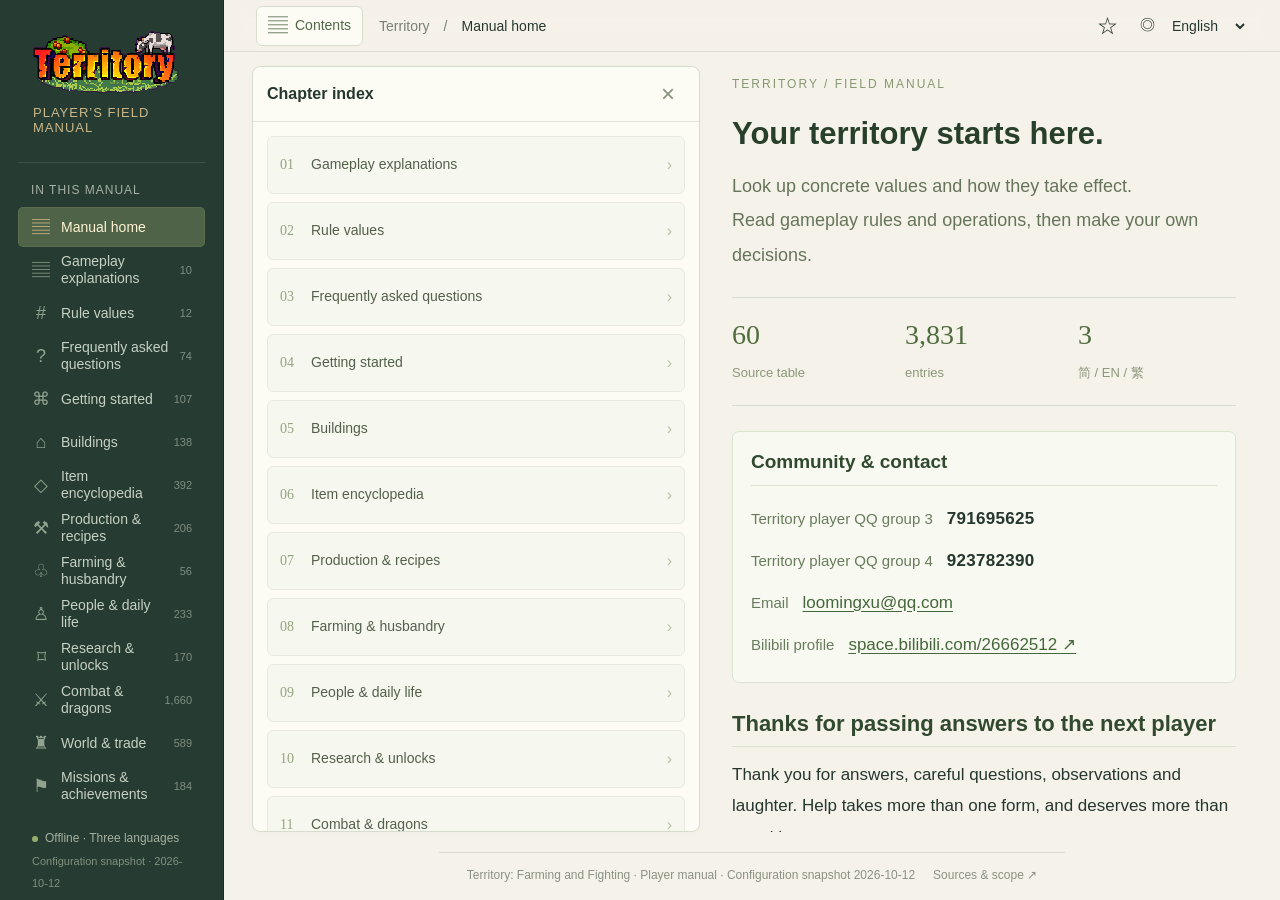
<file: docs/index.html>
<!doctype html>
<html lang="zh-CN">
<head>
  <meta charset="utf-8">
  <meta name="viewport" content="width=device-width,initial-scale=1">
  <meta name="theme-color" content="#263c32">
  <meta name="description" content="领地：种田与征战玩家手册。查阅操作、建筑、配方、农业、科技、战斗与世界资料，支持简体中文、English、繁體中文。">
  <title>领地 · 玩家手册</title>
  <link rel="icon" href="assets/logo.png">
  <link rel="stylesheet" href="style.css?v=ce12af27c9e6">
  <script defer src="locale.js?v=decdb4d7b2f8"></script>
  <script defer src="data.js?v=51217fbf7213"></script>
  <script defer src="app.js?v=bbcdbc4b5880"></script>
</head>
<body>
  <a class="skip" href="#main">跳至内容 / Skip to content</a>
  <aside id="sidebar">
    <a class="brand" href="#home"><img src="assets/logo.png" alt="Territory"><span id="brand-label"></span></a>
    <div class="nav-caption" id="nav-caption"></div>
    <nav id="navigation" aria-label="手册导航"></nav>
    <div class="sidebar-bottom"><span class="status-dot"></span><span id="offline-label"></span><small id="edition-label"></small></div>
  </aside>
  <div id="veil"></div>
  <div class="workspace">
    <header class="topbar">
      <button id="menu-toggle" class="icon-button mobile-menu" aria-label="菜单 / Menu" aria-expanded="false">☰</button>
      <button id="index-toggle" class="layout-button" aria-controls="content-index" aria-expanded="true"><span aria-hidden="true">▤</span><span id="index-toggle-label">目录</span></button>
      <div class="breadcrumb" id="breadcrumb"></div>
      <div class="top-actions"><button id="orientation-toggle" class="layout-button orientation-button" hidden><svg aria-hidden="true" viewBox="0 0 24 24"><rect x="7" y="4" width="10" height="16" rx="2"/><path d="M3 11a9 9 0 0 1 3-6M3 5v6h5M21 13a9 9 0 0 1-3 6m3 0v-6h-5"/></svg><span id="orientation-label"></span></button><button id="bookmark-view" class="icon-button" aria-label="收藏 / Bookmarks">☆</button><label class="language-control"><span aria-hidden="true">◎</span><select id="language" aria-label="语言 / Language"><option value="0">简体中文</option><option value="1">English</option><option value="2">繁體中文</option></select></label></div>
    </header>
    <main id="main" tabindex="-1"></main>
    <footer id="footer"></footer>
  </div>
  <div id="toast" role="status"></div>
  <noscript><p>请启用 JavaScript 以查阅手册与切换语言。Enable JavaScript to browse this manual.</p></noscript>
</body>
</html>
</file>
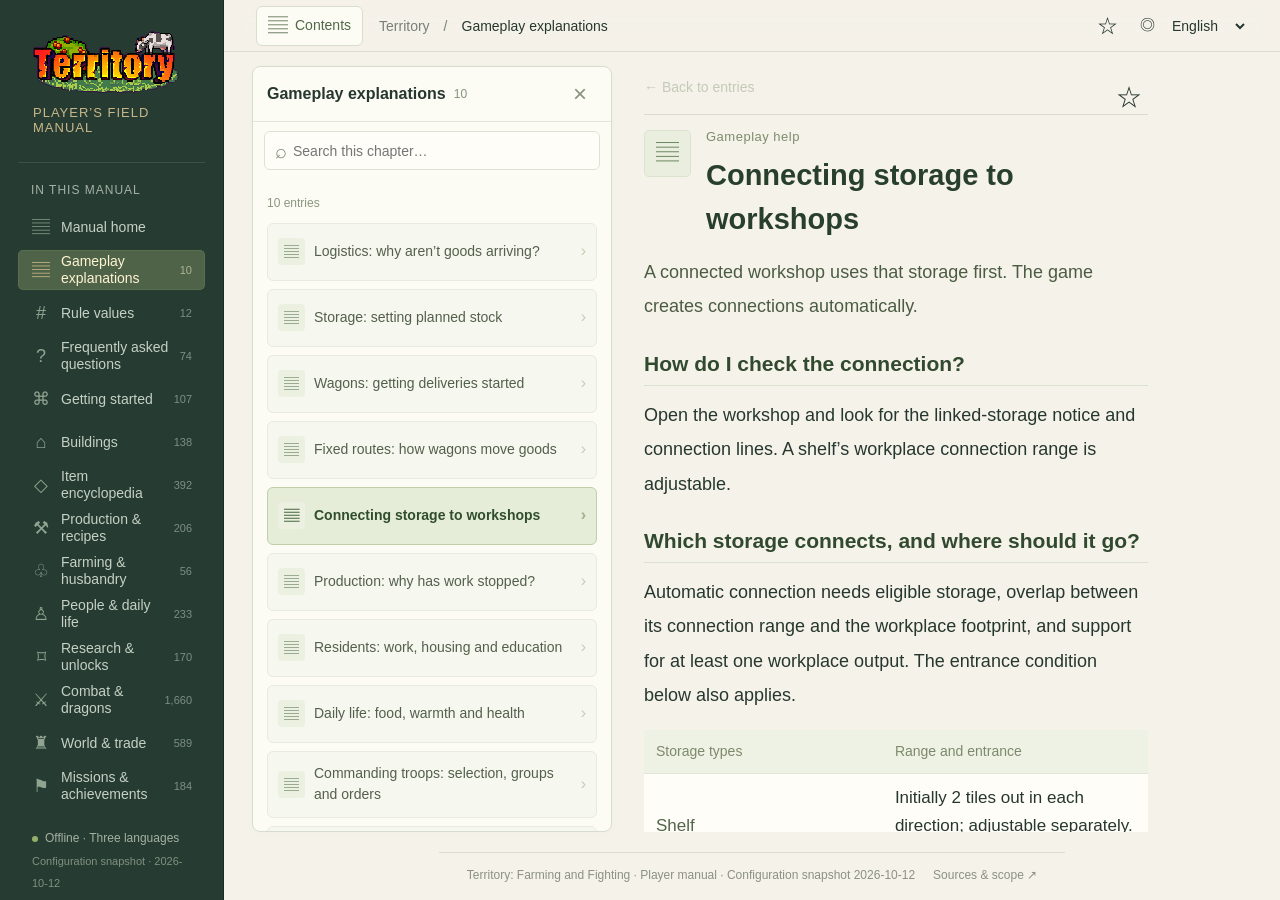
<file: docs/topics/connections.html>
<!doctype html>
<html lang="zh-CN" data-default-entry="topic:connections">
<head>
  <base href="../index.html">
  <meta charset="utf-8">
  <meta name="viewport" content="width=device-width,initial-scale=1">
  <meta name="theme-color" content="#263c32">
  <meta name="description" content="领地：种田与征战玩家手册。查阅操作、建筑、配方、农业、科技、战斗与世界资料，支持简体中文、English、繁體中文。">
  <title>领地 · 玩家手册</title>
  <link rel="icon" href="assets/logo.png">
  <link rel="stylesheet" href="style.css?v=ce12af27c9e6">
  <script defer src="locale.js?v=decdb4d7b2f8"></script>
  <script defer src="data.js?v=51217fbf7213"></script>
  <script defer src="app.js?v=bbcdbc4b5880"></script>
</head>
<body>
  <a class="skip" href="#main">跳至内容 / Skip to content</a>
  <aside id="sidebar">
    <a class="brand" href="#home"><img src="assets/logo.png" alt="Territory"><span id="brand-label"></span></a>
    <div class="nav-caption" id="nav-caption"></div>
    <nav id="navigation" aria-label="手册导航"></nav>
    <div class="sidebar-bottom"><span class="status-dot"></span><span id="offline-label"></span><small id="edition-label"></small></div>
  </aside>
  <div id="veil"></div>
  <div class="workspace">
    <header class="topbar">
      <button id="menu-toggle" class="icon-button mobile-menu" aria-label="菜单 / Menu" aria-expanded="false">☰</button>
      <button id="index-toggle" class="layout-button" aria-controls="content-index" aria-expanded="true"><span aria-hidden="true">▤</span><span id="index-toggle-label">目录</span></button>
      <div class="breadcrumb" id="breadcrumb"></div>
      <div class="top-actions"><button id="orientation-toggle" class="layout-button orientation-button" hidden><svg aria-hidden="true" viewBox="0 0 24 24"><rect x="7" y="4" width="10" height="16" rx="2"/><path d="M3 11a9 9 0 0 1 3-6M3 5v6h5M21 13a9 9 0 0 1-3 6m3 0v-6h-5"/></svg><span id="orientation-label"></span></button><button id="bookmark-view" class="icon-button" aria-label="收藏 / Bookmarks">☆</button><label class="language-control"><span aria-hidden="true">◎</span><select id="language" aria-label="语言 / Language"><option value="0">简体中文</option><option value="1">English</option><option value="2">繁體中文</option></select></label></div>
    </header>
    <main id="main" tabindex="-1"></main>
    <footer id="footer"></footer>
  </div>
  <div id="toast" role="status"></div>
  <noscript><p>请启用 JavaScript 以查阅手册与切换语言。Enable JavaScript to browse this manual.</p></noscript>
</body>
</html>
</file>
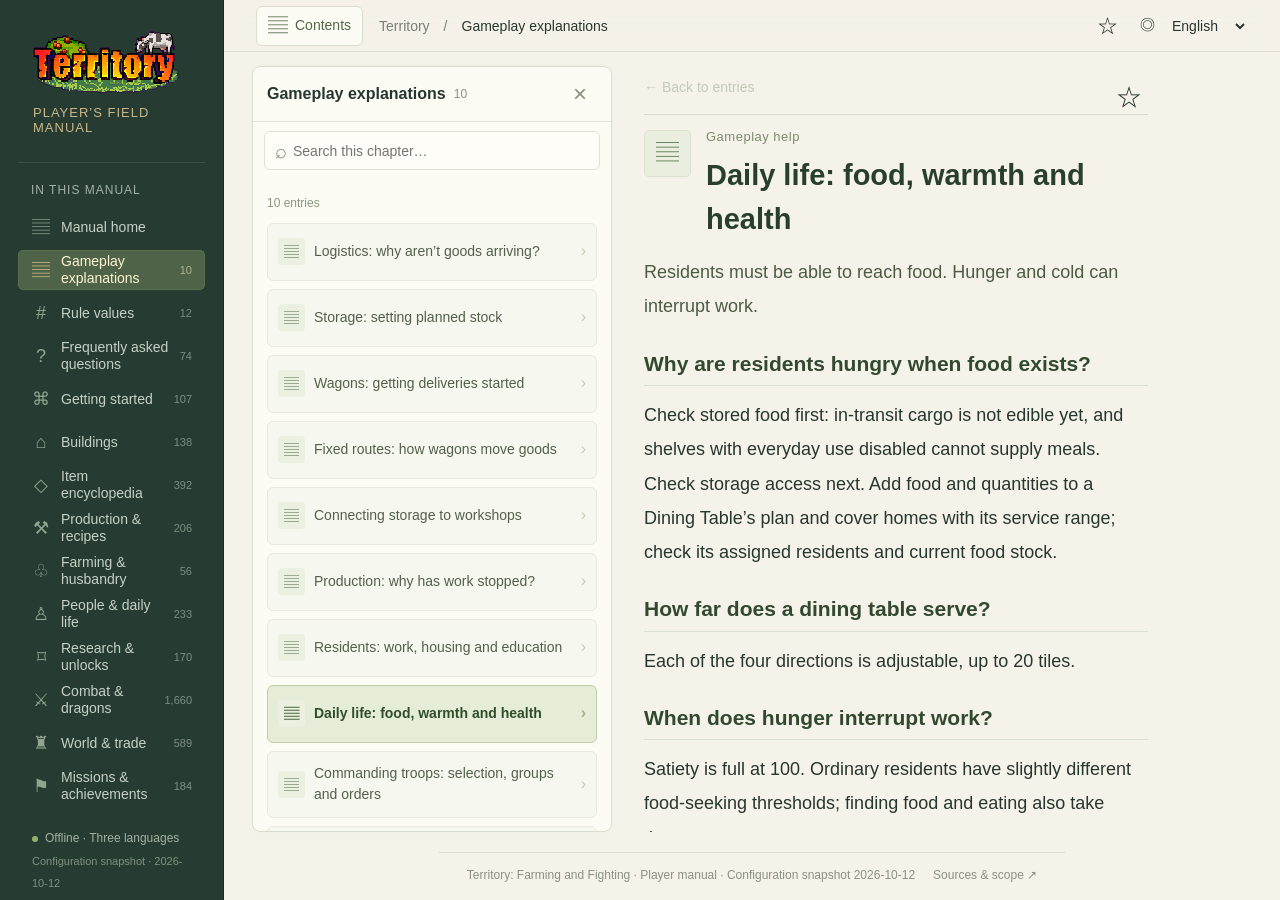
<file: docs/topics/food.html>
<!doctype html>
<html lang="zh-CN" data-default-entry="topic:food">
<head>
  <base href="../index.html">
  <meta charset="utf-8">
  <meta name="viewport" content="width=device-width,initial-scale=1">
  <meta name="theme-color" content="#263c32">
  <meta name="description" content="领地：种田与征战玩家手册。查阅操作、建筑、配方、农业、科技、战斗与世界资料，支持简体中文、English、繁體中文。">
  <title>领地 · 玩家手册</title>
  <link rel="icon" href="assets/logo.png">
  <link rel="stylesheet" href="style.css?v=ce12af27c9e6">
  <script defer src="locale.js?v=decdb4d7b2f8"></script>
  <script defer src="data.js?v=51217fbf7213"></script>
  <script defer src="app.js?v=bbcdbc4b5880"></script>
</head>
<body>
  <a class="skip" href="#main">跳至内容 / Skip to content</a>
  <aside id="sidebar">
    <a class="brand" href="#home"><img src="assets/logo.png" alt="Territory"><span id="brand-label"></span></a>
    <div class="nav-caption" id="nav-caption"></div>
    <nav id="navigation" aria-label="手册导航"></nav>
    <div class="sidebar-bottom"><span class="status-dot"></span><span id="offline-label"></span><small id="edition-label"></small></div>
  </aside>
  <div id="veil"></div>
  <div class="workspace">
    <header class="topbar">
      <button id="menu-toggle" class="icon-button mobile-menu" aria-label="菜单 / Menu" aria-expanded="false">☰</button>
      <button id="index-toggle" class="layout-button" aria-controls="content-index" aria-expanded="true"><span aria-hidden="true">▤</span><span id="index-toggle-label">目录</span></button>
      <div class="breadcrumb" id="breadcrumb"></div>
      <div class="top-actions"><button id="orientation-toggle" class="layout-button orientation-button" hidden><svg aria-hidden="true" viewBox="0 0 24 24"><rect x="7" y="4" width="10" height="16" rx="2"/><path d="M3 11a9 9 0 0 1 3-6M3 5v6h5M21 13a9 9 0 0 1-3 6m3 0v-6h-5"/></svg><span id="orientation-label"></span></button><button id="bookmark-view" class="icon-button" aria-label="收藏 / Bookmarks">☆</button><label class="language-control"><span aria-hidden="true">◎</span><select id="language" aria-label="语言 / Language"><option value="0">简体中文</option><option value="1">English</option><option value="2">繁體中文</option></select></label></div>
    </header>
    <main id="main" tabindex="-1"></main>
    <footer id="footer"></footer>
  </div>
  <div id="toast" role="status"></div>
  <noscript><p>请启用 JavaScript 以查阅手册与切换语言。Enable JavaScript to browse this manual.</p></noscript>
</body>
</html>
</file>
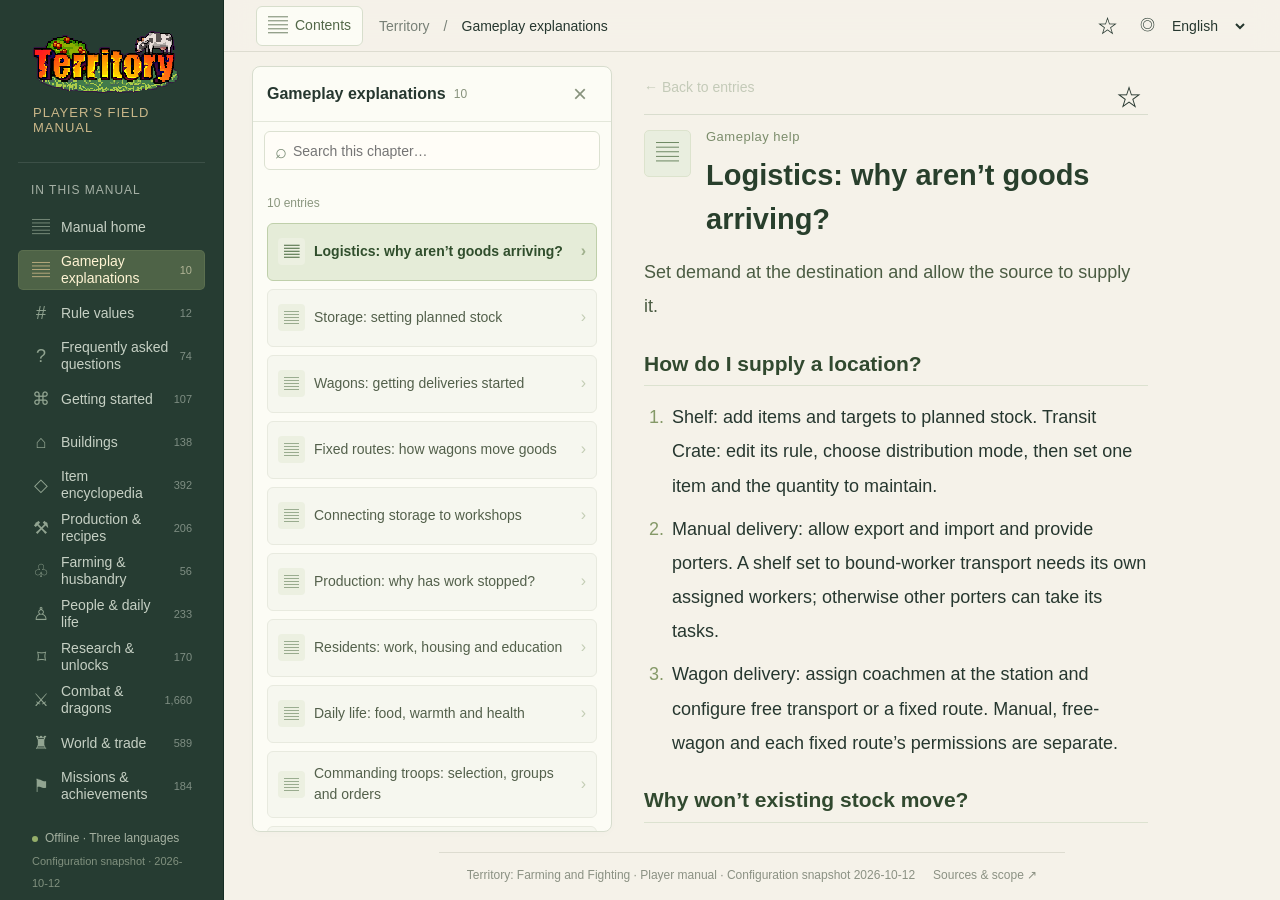
<file: docs/topics/logistics.html>
<!doctype html>
<html lang="zh-CN" data-default-entry="topic:logistics">
<head>
  <base href="../index.html">
  <meta charset="utf-8">
  <meta name="viewport" content="width=device-width,initial-scale=1">
  <meta name="theme-color" content="#263c32">
  <meta name="description" content="领地：种田与征战玩家手册。查阅操作、建筑、配方、农业、科技、战斗与世界资料，支持简体中文、English、繁體中文。">
  <title>领地 · 玩家手册</title>
  <link rel="icon" href="assets/logo.png">
  <link rel="stylesheet" href="style.css?v=ce12af27c9e6">
  <script defer src="locale.js?v=decdb4d7b2f8"></script>
  <script defer src="data.js?v=51217fbf7213"></script>
  <script defer src="app.js?v=bbcdbc4b5880"></script>
</head>
<body>
  <a class="skip" href="#main">跳至内容 / Skip to content</a>
  <aside id="sidebar">
    <a class="brand" href="#home"><img src="assets/logo.png" alt="Territory"><span id="brand-label"></span></a>
    <div class="nav-caption" id="nav-caption"></div>
    <nav id="navigation" aria-label="手册导航"></nav>
    <div class="sidebar-bottom"><span class="status-dot"></span><span id="offline-label"></span><small id="edition-label"></small></div>
  </aside>
  <div id="veil"></div>
  <div class="workspace">
    <header class="topbar">
      <button id="menu-toggle" class="icon-button mobile-menu" aria-label="菜单 / Menu" aria-expanded="false">☰</button>
      <button id="index-toggle" class="layout-button" aria-controls="content-index" aria-expanded="true"><span aria-hidden="true">▤</span><span id="index-toggle-label">目录</span></button>
      <div class="breadcrumb" id="breadcrumb"></div>
      <div class="top-actions"><button id="orientation-toggle" class="layout-button orientation-button" hidden><svg aria-hidden="true" viewBox="0 0 24 24"><rect x="7" y="4" width="10" height="16" rx="2"/><path d="M3 11a9 9 0 0 1 3-6M3 5v6h5M21 13a9 9 0 0 1-3 6m3 0v-6h-5"/></svg><span id="orientation-label"></span></button><button id="bookmark-view" class="icon-button" aria-label="收藏 / Bookmarks">☆</button><label class="language-control"><span aria-hidden="true">◎</span><select id="language" aria-label="语言 / Language"><option value="0">简体中文</option><option value="1">English</option><option value="2">繁體中文</option></select></label></div>
    </header>
    <main id="main" tabindex="-1"></main>
    <footer id="footer"></footer>
  </div>
  <div id="toast" role="status"></div>
  <noscript><p>请启用 JavaScript 以查阅手册与切换语言。Enable JavaScript to browse this manual.</p></noscript>
</body>
</html>
</file>
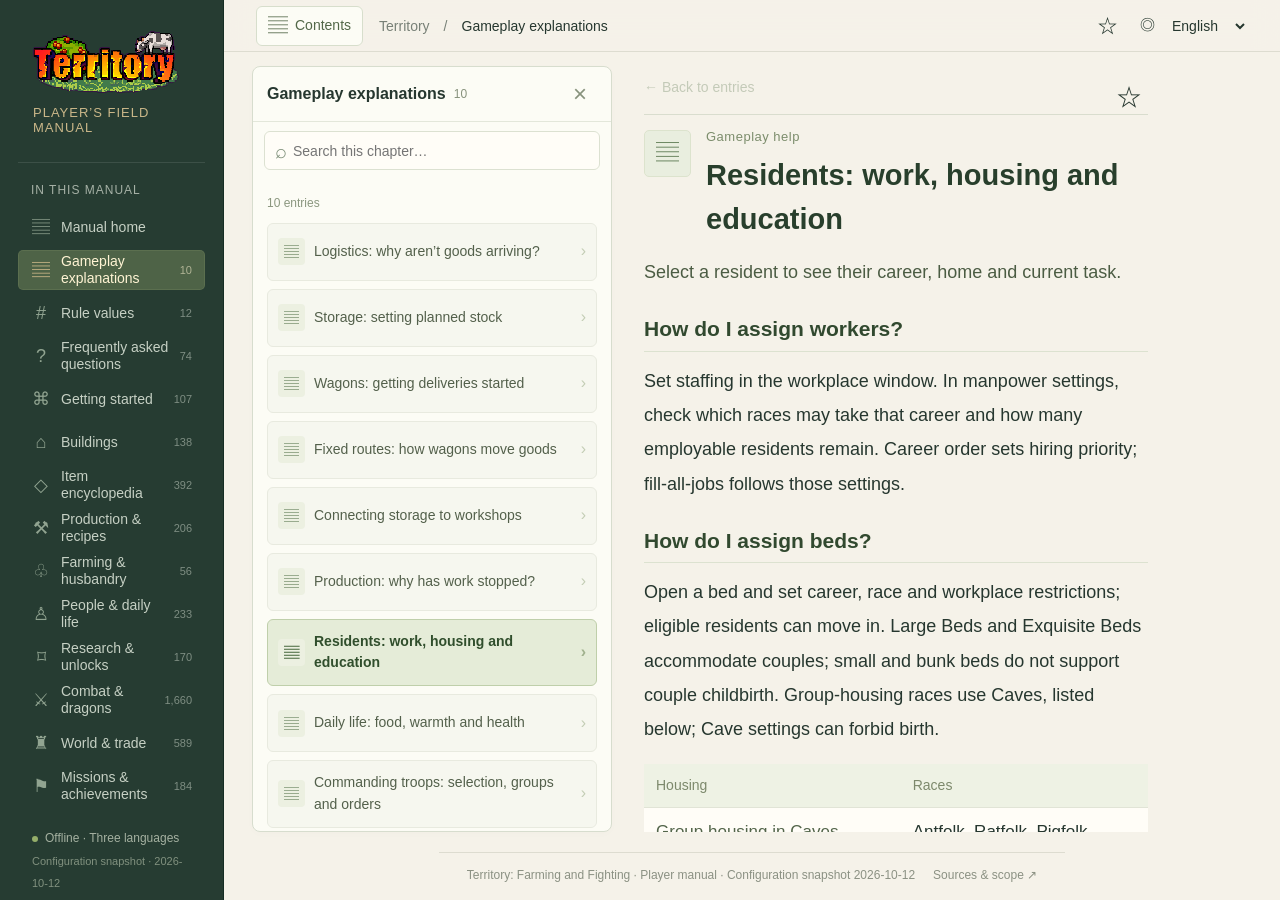
<file: docs/topics/people.html>
<!doctype html>
<html lang="zh-CN" data-default-entry="topic:people">
<head>
  <base href="../index.html">
  <meta charset="utf-8">
  <meta name="viewport" content="width=device-width,initial-scale=1">
  <meta name="theme-color" content="#263c32">
  <meta name="description" content="领地：种田与征战玩家手册。查阅操作、建筑、配方、农业、科技、战斗与世界资料，支持简体中文、English、繁體中文。">
  <title>领地 · 玩家手册</title>
  <link rel="icon" href="assets/logo.png">
  <link rel="stylesheet" href="style.css?v=ce12af27c9e6">
  <script defer src="locale.js?v=decdb4d7b2f8"></script>
  <script defer src="data.js?v=51217fbf7213"></script>
  <script defer src="app.js?v=bbcdbc4b5880"></script>
</head>
<body>
  <a class="skip" href="#main">跳至内容 / Skip to content</a>
  <aside id="sidebar">
    <a class="brand" href="#home"><img src="assets/logo.png" alt="Territory"><span id="brand-label"></span></a>
    <div class="nav-caption" id="nav-caption"></div>
    <nav id="navigation" aria-label="手册导航"></nav>
    <div class="sidebar-bottom"><span class="status-dot"></span><span id="offline-label"></span><small id="edition-label"></small></div>
  </aside>
  <div id="veil"></div>
  <div class="workspace">
    <header class="topbar">
      <button id="menu-toggle" class="icon-button mobile-menu" aria-label="菜单 / Menu" aria-expanded="false">☰</button>
      <button id="index-toggle" class="layout-button" aria-controls="content-index" aria-expanded="true"><span aria-hidden="true">▤</span><span id="index-toggle-label">目录</span></button>
      <div class="breadcrumb" id="breadcrumb"></div>
      <div class="top-actions"><button id="orientation-toggle" class="layout-button orientation-button" hidden><svg aria-hidden="true" viewBox="0 0 24 24"><rect x="7" y="4" width="10" height="16" rx="2"/><path d="M3 11a9 9 0 0 1 3-6M3 5v6h5M21 13a9 9 0 0 1-3 6m3 0v-6h-5"/></svg><span id="orientation-label"></span></button><button id="bookmark-view" class="icon-button" aria-label="收藏 / Bookmarks">☆</button><label class="language-control"><span aria-hidden="true">◎</span><select id="language" aria-label="语言 / Language"><option value="0">简体中文</option><option value="1">English</option><option value="2">繁體中文</option></select></label></div>
    </header>
    <main id="main" tabindex="-1"></main>
    <footer id="footer"></footer>
  </div>
  <div id="toast" role="status"></div>
  <noscript><p>请启用 JavaScript 以查阅手册与切换语言。Enable JavaScript to browse this manual.</p></noscript>
</body>
</html>
</file>
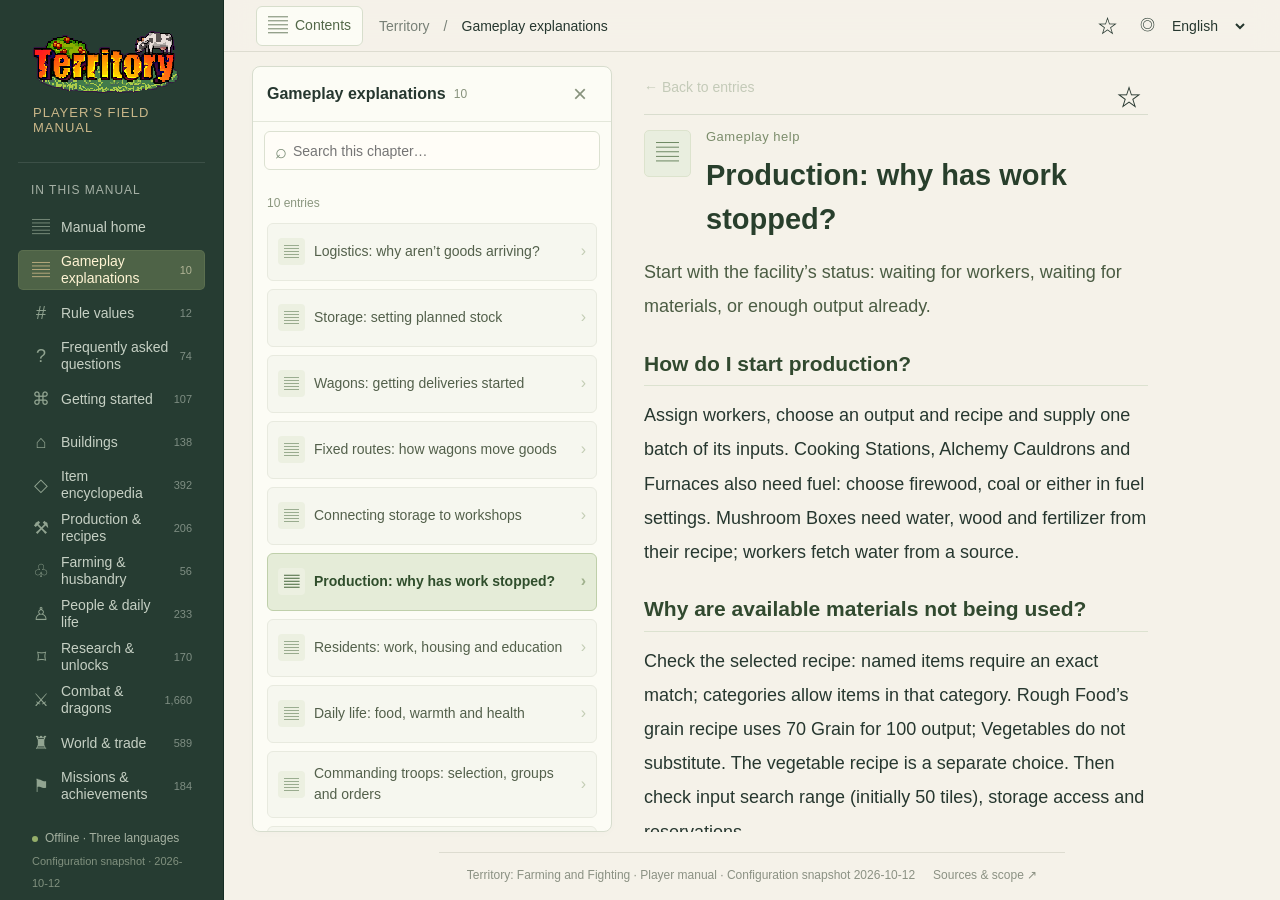
<file: docs/topics/production.html>
<!doctype html>
<html lang="zh-CN" data-default-entry="topic:production">
<head>
  <base href="../index.html">
  <meta charset="utf-8">
  <meta name="viewport" content="width=device-width,initial-scale=1">
  <meta name="theme-color" content="#263c32">
  <meta name="description" content="领地：种田与征战玩家手册。查阅操作、建筑、配方、农业、科技、战斗与世界资料，支持简体中文、English、繁體中文。">
  <title>领地 · 玩家手册</title>
  <link rel="icon" href="assets/logo.png">
  <link rel="stylesheet" href="style.css?v=ce12af27c9e6">
  <script defer src="locale.js?v=decdb4d7b2f8"></script>
  <script defer src="data.js?v=51217fbf7213"></script>
  <script defer src="app.js?v=bbcdbc4b5880"></script>
</head>
<body>
  <a class="skip" href="#main">跳至内容 / Skip to content</a>
  <aside id="sidebar">
    <a class="brand" href="#home"><img src="assets/logo.png" alt="Territory"><span id="brand-label"></span></a>
    <div class="nav-caption" id="nav-caption"></div>
    <nav id="navigation" aria-label="手册导航"></nav>
    <div class="sidebar-bottom"><span class="status-dot"></span><span id="offline-label"></span><small id="edition-label"></small></div>
  </aside>
  <div id="veil"></div>
  <div class="workspace">
    <header class="topbar">
      <button id="menu-toggle" class="icon-button mobile-menu" aria-label="菜单 / Menu" aria-expanded="false">☰</button>
      <button id="index-toggle" class="layout-button" aria-controls="content-index" aria-expanded="true"><span aria-hidden="true">▤</span><span id="index-toggle-label">目录</span></button>
      <div class="breadcrumb" id="breadcrumb"></div>
      <div class="top-actions"><button id="orientation-toggle" class="layout-button orientation-button" hidden><svg aria-hidden="true" viewBox="0 0 24 24"><rect x="7" y="4" width="10" height="16" rx="2"/><path d="M3 11a9 9 0 0 1 3-6M3 5v6h5M21 13a9 9 0 0 1-3 6m3 0v-6h-5"/></svg><span id="orientation-label"></span></button><button id="bookmark-view" class="icon-button" aria-label="收藏 / Bookmarks">☆</button><label class="language-control"><span aria-hidden="true">◎</span><select id="language" aria-label="语言 / Language"><option value="0">简体中文</option><option value="1">English</option><option value="2">繁體中文</option></select></label></div>
    </header>
    <main id="main" tabindex="-1"></main>
    <footer id="footer"></footer>
  </div>
  <div id="toast" role="status"></div>
  <noscript><p>请启用 JavaScript 以查阅手册与切换语言。Enable JavaScript to browse this manual.</p></noscript>
</body>
</html>
</file>
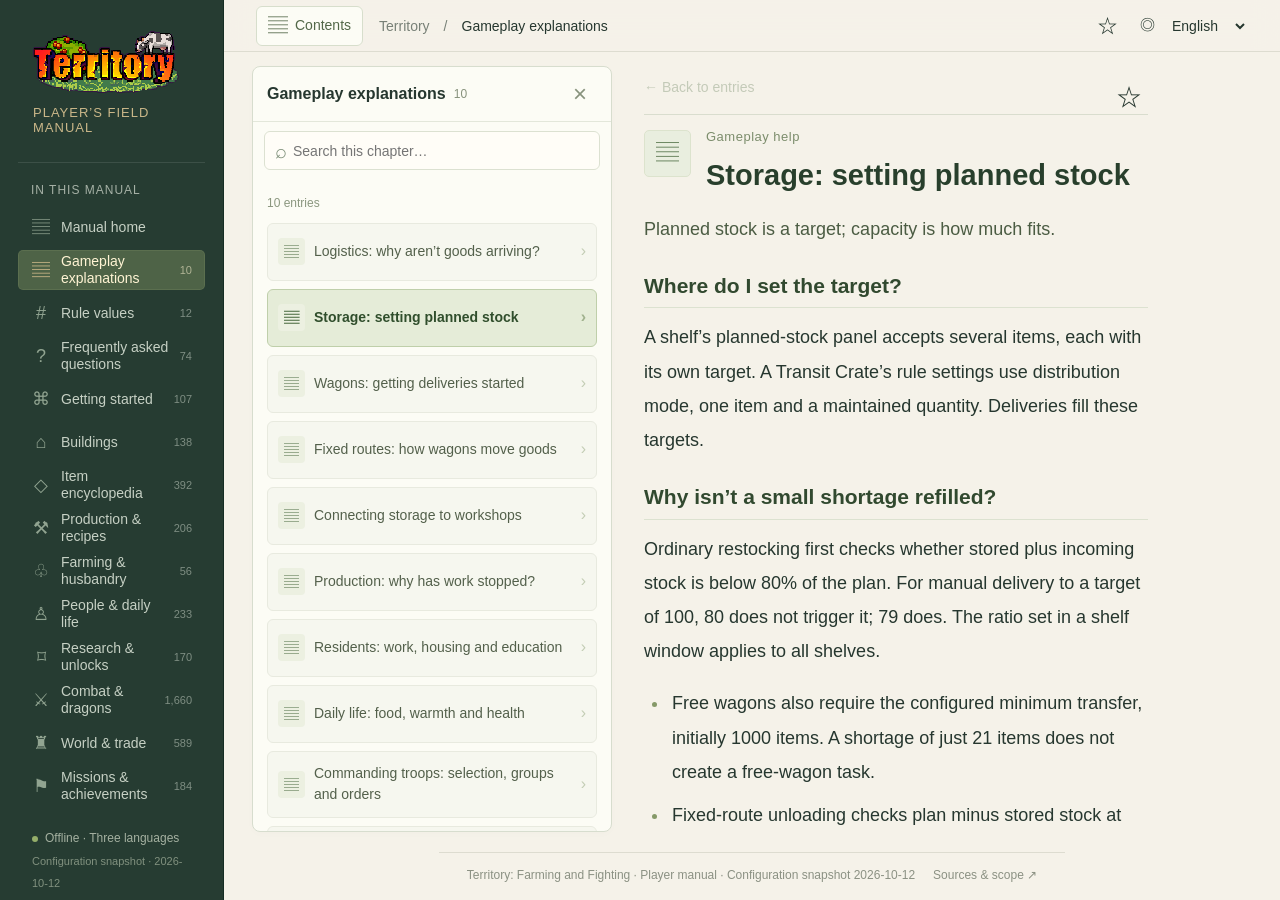
<file: docs/topics/storage.html>
<!doctype html>
<html lang="zh-CN" data-default-entry="topic:storage">
<head>
  <base href="../index.html">
  <meta charset="utf-8">
  <meta name="viewport" content="width=device-width,initial-scale=1">
  <meta name="theme-color" content="#263c32">
  <meta name="description" content="领地：种田与征战玩家手册。查阅操作、建筑、配方、农业、科技、战斗与世界资料，支持简体中文、English、繁體中文。">
  <title>领地 · 玩家手册</title>
  <link rel="icon" href="assets/logo.png">
  <link rel="stylesheet" href="style.css?v=ce12af27c9e6">
  <script defer src="locale.js?v=decdb4d7b2f8"></script>
  <script defer src="data.js?v=51217fbf7213"></script>
  <script defer src="app.js?v=bbcdbc4b5880"></script>
</head>
<body>
  <a class="skip" href="#main">跳至内容 / Skip to content</a>
  <aside id="sidebar">
    <a class="brand" href="#home"><img src="assets/logo.png" alt="Territory"><span id="brand-label"></span></a>
    <div class="nav-caption" id="nav-caption"></div>
    <nav id="navigation" aria-label="手册导航"></nav>
    <div class="sidebar-bottom"><span class="status-dot"></span><span id="offline-label"></span><small id="edition-label"></small></div>
  </aside>
  <div id="veil"></div>
  <div class="workspace">
    <header class="topbar">
      <button id="menu-toggle" class="icon-button mobile-menu" aria-label="菜单 / Menu" aria-expanded="false">☰</button>
      <button id="index-toggle" class="layout-button" aria-controls="content-index" aria-expanded="true"><span aria-hidden="true">▤</span><span id="index-toggle-label">目录</span></button>
      <div class="breadcrumb" id="breadcrumb"></div>
      <div class="top-actions"><button id="orientation-toggle" class="layout-button orientation-button" hidden><svg aria-hidden="true" viewBox="0 0 24 24"><rect x="7" y="4" width="10" height="16" rx="2"/><path d="M3 11a9 9 0 0 1 3-6M3 5v6h5M21 13a9 9 0 0 1-3 6m3 0v-6h-5"/></svg><span id="orientation-label"></span></button><button id="bookmark-view" class="icon-button" aria-label="收藏 / Bookmarks">☆</button><label class="language-control"><span aria-hidden="true">◎</span><select id="language" aria-label="语言 / Language"><option value="0">简体中文</option><option value="1">English</option><option value="2">繁體中文</option></select></label></div>
    </header>
    <main id="main" tabindex="-1"></main>
    <footer id="footer"></footer>
  </div>
  <div id="toast" role="status"></div>
  <noscript><p>请启用 JavaScript 以查阅手册与切换语言。Enable JavaScript to browse this manual.</p></noscript>
</body>
</html>
</file>
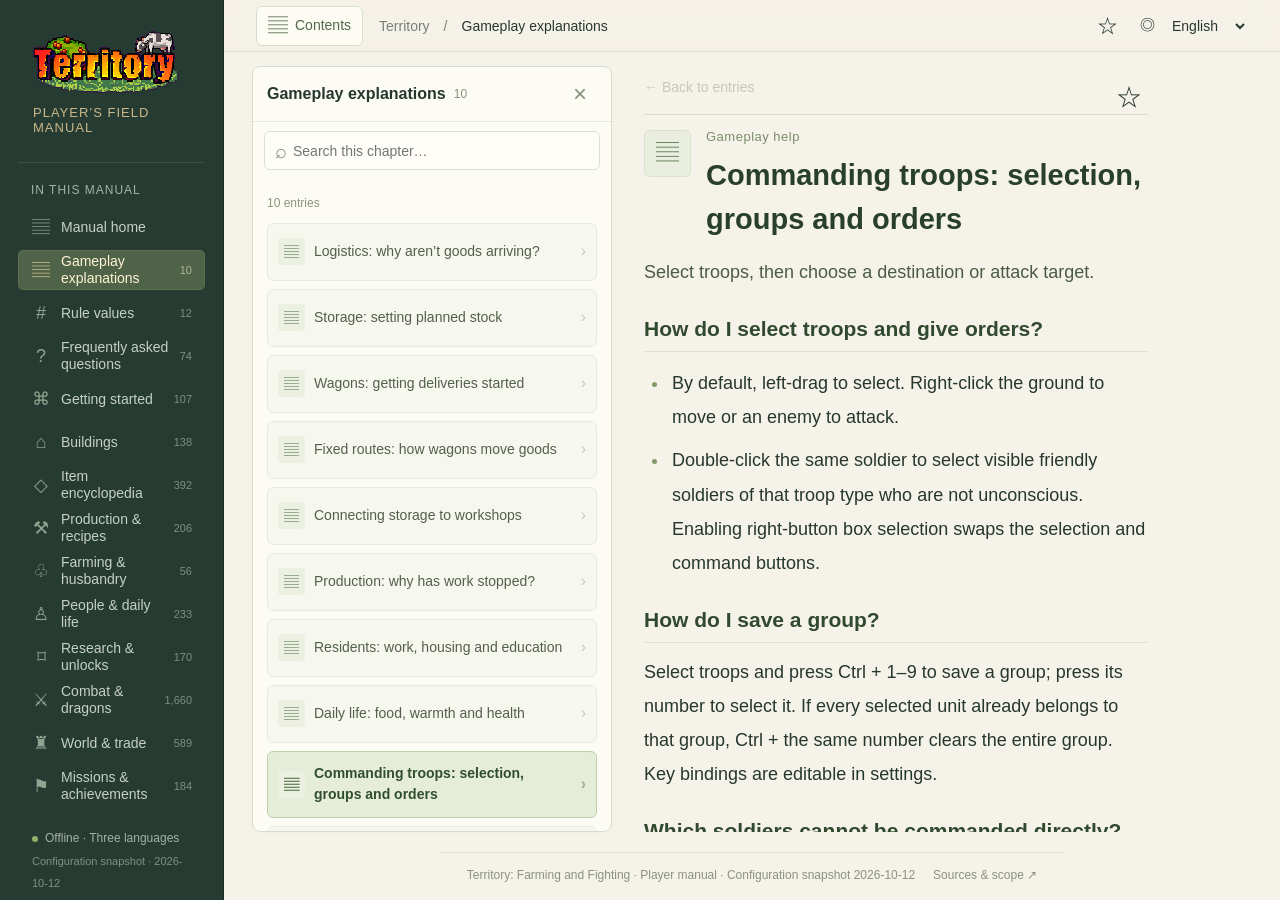
<file: docs/topics/strategy.html>
<!doctype html>
<html lang="zh-CN" data-default-entry="topic:strategy">
<head>
  <base href="../index.html">
  <meta charset="utf-8">
  <meta name="viewport" content="width=device-width,initial-scale=1">
  <meta name="theme-color" content="#263c32">
  <meta name="description" content="领地：种田与征战玩家手册。查阅操作、建筑、配方、农业、科技、战斗与世界资料，支持简体中文、English、繁體中文。">
  <title>领地 · 玩家手册</title>
  <link rel="icon" href="assets/logo.png">
  <link rel="stylesheet" href="style.css?v=ce12af27c9e6">
  <script defer src="locale.js?v=decdb4d7b2f8"></script>
  <script defer src="data.js?v=51217fbf7213"></script>
  <script defer src="app.js?v=bbcdbc4b5880"></script>
</head>
<body>
  <a class="skip" href="#main">跳至内容 / Skip to content</a>
  <aside id="sidebar">
    <a class="brand" href="#home"><img src="assets/logo.png" alt="Territory"><span id="brand-label"></span></a>
    <div class="nav-caption" id="nav-caption"></div>
    <nav id="navigation" aria-label="手册导航"></nav>
    <div class="sidebar-bottom"><span class="status-dot"></span><span id="offline-label"></span><small id="edition-label"></small></div>
  </aside>
  <div id="veil"></div>
  <div class="workspace">
    <header class="topbar">
      <button id="menu-toggle" class="icon-button mobile-menu" aria-label="菜单 / Menu" aria-expanded="false">☰</button>
      <button id="index-toggle" class="layout-button" aria-controls="content-index" aria-expanded="true"><span aria-hidden="true">▤</span><span id="index-toggle-label">目录</span></button>
      <div class="breadcrumb" id="breadcrumb"></div>
      <div class="top-actions"><button id="orientation-toggle" class="layout-button orientation-button" hidden><svg aria-hidden="true" viewBox="0 0 24 24"><rect x="7" y="4" width="10" height="16" rx="2"/><path d="M3 11a9 9 0 0 1 3-6M3 5v6h5M21 13a9 9 0 0 1-3 6m3 0v-6h-5"/></svg><span id="orientation-label"></span></button><button id="bookmark-view" class="icon-button" aria-label="收藏 / Bookmarks">☆</button><label class="language-control"><span aria-hidden="true">◎</span><select id="language" aria-label="语言 / Language"><option value="0">简体中文</option><option value="1">English</option><option value="2">繁體中文</option></select></label></div>
    </header>
    <main id="main" tabindex="-1"></main>
    <footer id="footer"></footer>
  </div>
  <div id="toast" role="status"></div>
  <noscript><p>请启用 JavaScript 以查阅手册与切换语言。Enable JavaScript to browse this manual.</p></noscript>
</body>
</html>
</file>
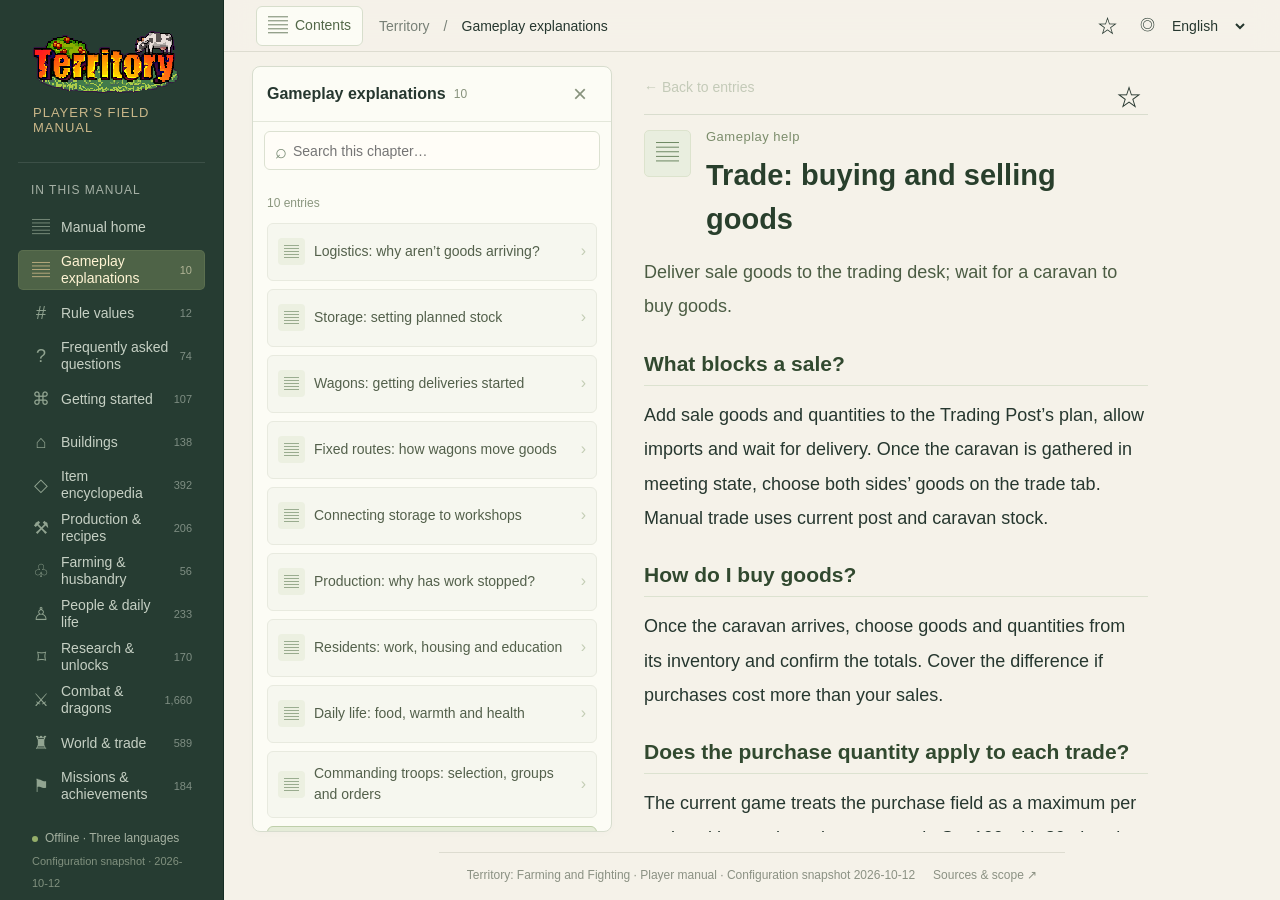
<file: docs/topics/trade.html>
<!doctype html>
<html lang="zh-CN" data-default-entry="topic:trade">
<head>
  <base href="../index.html">
  <meta charset="utf-8">
  <meta name="viewport" content="width=device-width,initial-scale=1">
  <meta name="theme-color" content="#263c32">
  <meta name="description" content="领地：种田与征战玩家手册。查阅操作、建筑、配方、农业、科技、战斗与世界资料，支持简体中文、English、繁體中文。">
  <title>领地 · 玩家手册</title>
  <link rel="icon" href="assets/logo.png">
  <link rel="stylesheet" href="style.css?v=ce12af27c9e6">
  <script defer src="locale.js?v=decdb4d7b2f8"></script>
  <script defer src="data.js?v=51217fbf7213"></script>
  <script defer src="app.js?v=bbcdbc4b5880"></script>
</head>
<body>
  <a class="skip" href="#main">跳至内容 / Skip to content</a>
  <aside id="sidebar">
    <a class="brand" href="#home"><img src="assets/logo.png" alt="Territory"><span id="brand-label"></span></a>
    <div class="nav-caption" id="nav-caption"></div>
    <nav id="navigation" aria-label="手册导航"></nav>
    <div class="sidebar-bottom"><span class="status-dot"></span><span id="offline-label"></span><small id="edition-label"></small></div>
  </aside>
  <div id="veil"></div>
  <div class="workspace">
    <header class="topbar">
      <button id="menu-toggle" class="icon-button mobile-menu" aria-label="菜单 / Menu" aria-expanded="false">☰</button>
      <button id="index-toggle" class="layout-button" aria-controls="content-index" aria-expanded="true"><span aria-hidden="true">▤</span><span id="index-toggle-label">目录</span></button>
      <div class="breadcrumb" id="breadcrumb"></div>
      <div class="top-actions"><button id="orientation-toggle" class="layout-button orientation-button" hidden><svg aria-hidden="true" viewBox="0 0 24 24"><rect x="7" y="4" width="10" height="16" rx="2"/><path d="M3 11a9 9 0 0 1 3-6M3 5v6h5M21 13a9 9 0 0 1-3 6m3 0v-6h-5"/></svg><span id="orientation-label"></span></button><button id="bookmark-view" class="icon-button" aria-label="收藏 / Bookmarks">☆</button><label class="language-control"><span aria-hidden="true">◎</span><select id="language" aria-label="语言 / Language"><option value="0">简体中文</option><option value="1">English</option><option value="2">繁體中文</option></select></label></div>
    </header>
    <main id="main" tabindex="-1"></main>
    <footer id="footer"></footer>
  </div>
  <div id="toast" role="status"></div>
  <noscript><p>请启用 JavaScript 以查阅手册与切换语言。Enable JavaScript to browse this manual.</p></noscript>
</body>
</html>
</file>
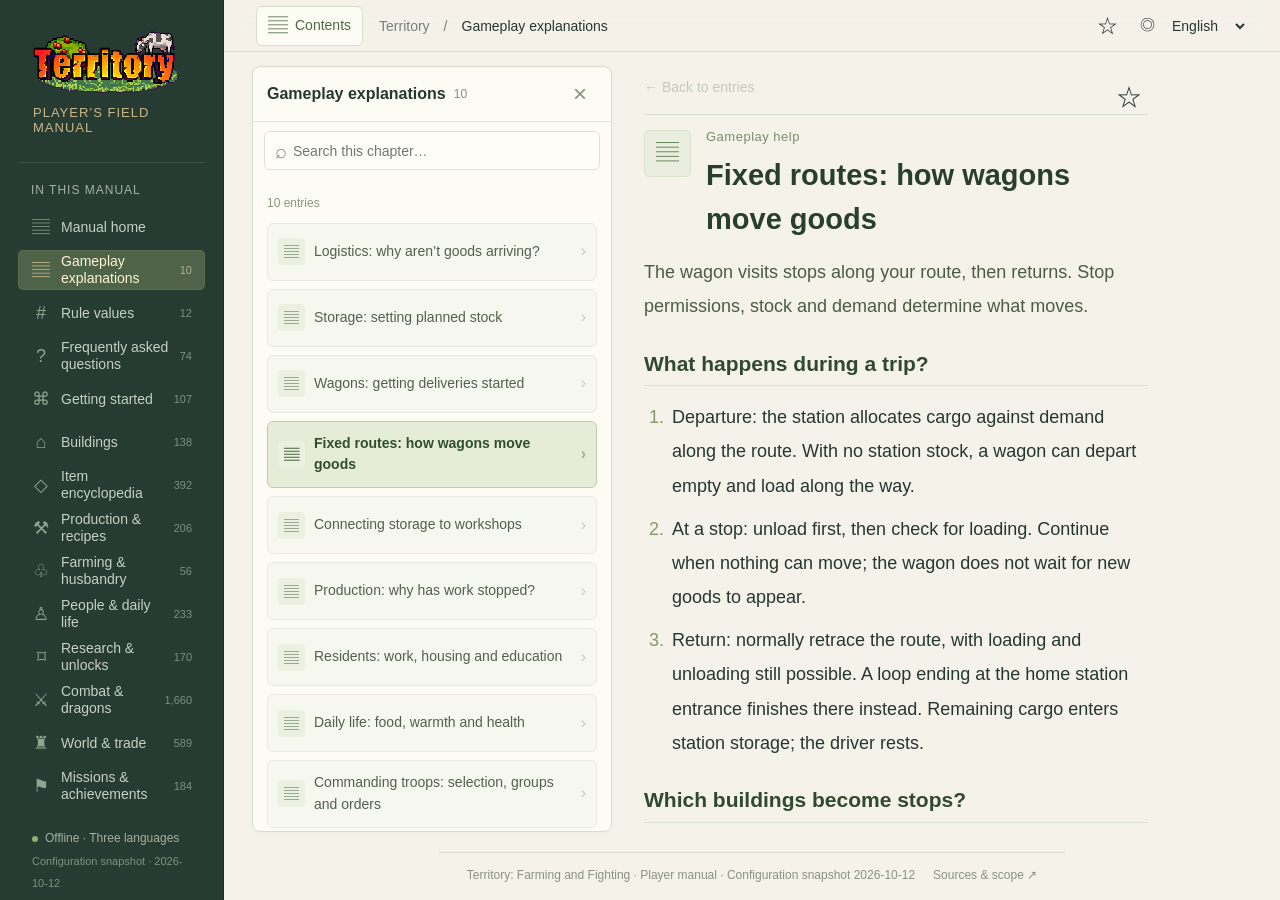
<file: docs/topics/wagon_fixed.html>
<!doctype html>
<html lang="zh-CN" data-default-entry="topic:wagon_fixed">
<head>
  <base href="../index.html">
  <meta charset="utf-8">
  <meta name="viewport" content="width=device-width,initial-scale=1">
  <meta name="theme-color" content="#263c32">
  <meta name="description" content="领地：种田与征战玩家手册。查阅操作、建筑、配方、农业、科技、战斗与世界资料，支持简体中文、English、繁體中文。">
  <title>领地 · 玩家手册</title>
  <link rel="icon" href="assets/logo.png">
  <link rel="stylesheet" href="style.css?v=ce12af27c9e6">
  <script defer src="locale.js?v=decdb4d7b2f8"></script>
  <script defer src="data.js?v=51217fbf7213"></script>
  <script defer src="app.js?v=bbcdbc4b5880"></script>
</head>
<body>
  <a class="skip" href="#main">跳至内容 / Skip to content</a>
  <aside id="sidebar">
    <a class="brand" href="#home"><img src="assets/logo.png" alt="Territory"><span id="brand-label"></span></a>
    <div class="nav-caption" id="nav-caption"></div>
    <nav id="navigation" aria-label="手册导航"></nav>
    <div class="sidebar-bottom"><span class="status-dot"></span><span id="offline-label"></span><small id="edition-label"></small></div>
  </aside>
  <div id="veil"></div>
  <div class="workspace">
    <header class="topbar">
      <button id="menu-toggle" class="icon-button mobile-menu" aria-label="菜单 / Menu" aria-expanded="false">☰</button>
      <button id="index-toggle" class="layout-button" aria-controls="content-index" aria-expanded="true"><span aria-hidden="true">▤</span><span id="index-toggle-label">目录</span></button>
      <div class="breadcrumb" id="breadcrumb"></div>
      <div class="top-actions"><button id="orientation-toggle" class="layout-button orientation-button" hidden><svg aria-hidden="true" viewBox="0 0 24 24"><rect x="7" y="4" width="10" height="16" rx="2"/><path d="M3 11a9 9 0 0 1 3-6M3 5v6h5M21 13a9 9 0 0 1-3 6m3 0v-6h-5"/></svg><span id="orientation-label"></span></button><button id="bookmark-view" class="icon-button" aria-label="收藏 / Bookmarks">☆</button><label class="language-control"><span aria-hidden="true">◎</span><select id="language" aria-label="语言 / Language"><option value="0">简体中文</option><option value="1">English</option><option value="2">繁體中文</option></select></label></div>
    </header>
    <main id="main" tabindex="-1"></main>
    <footer id="footer"></footer>
  </div>
  <div id="toast" role="status"></div>
  <noscript><p>请启用 JavaScript 以查阅手册与切换语言。Enable JavaScript to browse this manual.</p></noscript>
</body>
</html>
</file>
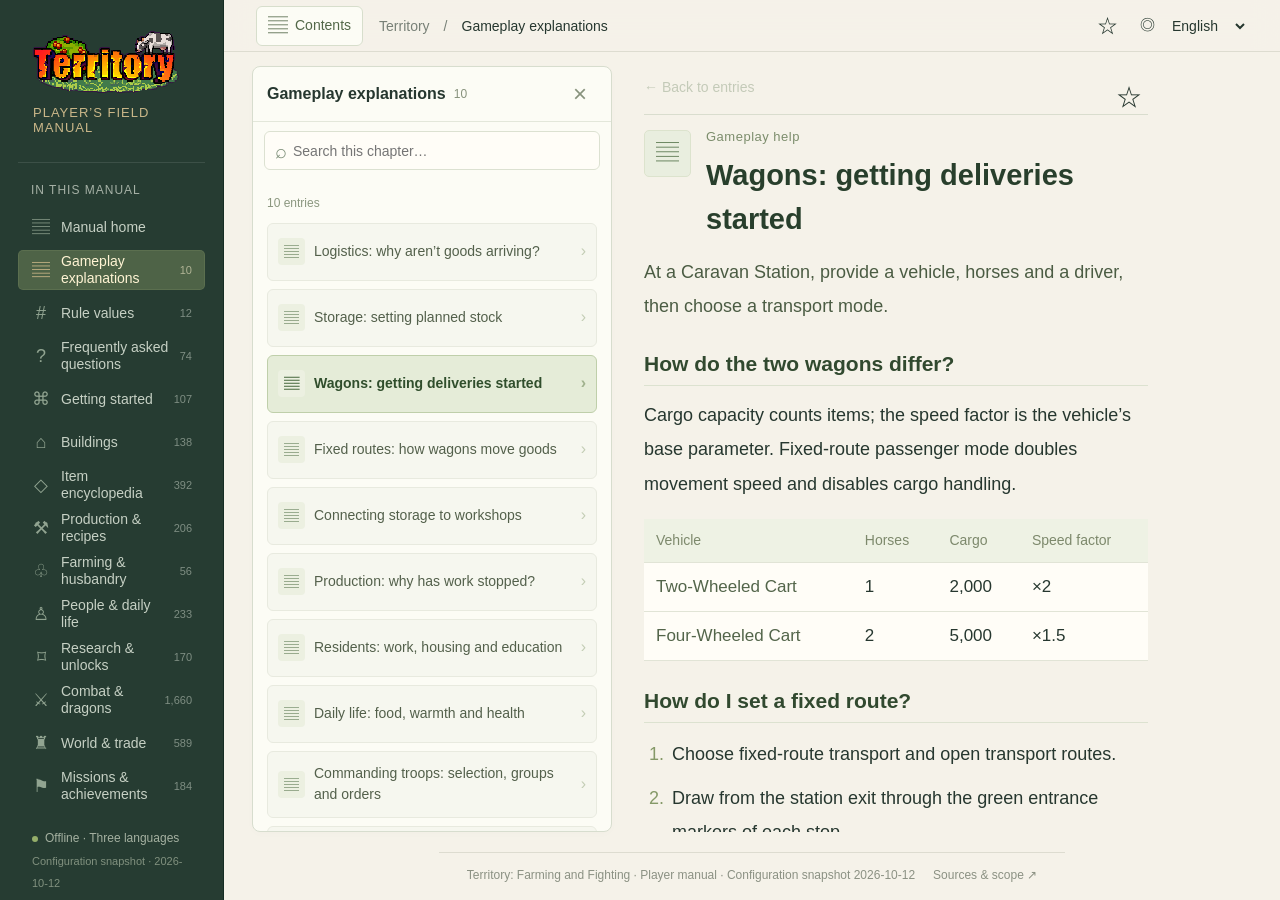
<file: docs/topics/wagons.html>
<!doctype html>
<html lang="zh-CN" data-default-entry="topic:wagons">
<head>
  <base href="../index.html">
  <meta charset="utf-8">
  <meta name="viewport" content="width=device-width,initial-scale=1">
  <meta name="theme-color" content="#263c32">
  <meta name="description" content="领地：种田与征战玩家手册。查阅操作、建筑、配方、农业、科技、战斗与世界资料，支持简体中文、English、繁體中文。">
  <title>领地 · 玩家手册</title>
  <link rel="icon" href="assets/logo.png">
  <link rel="stylesheet" href="style.css?v=ce12af27c9e6">
  <script defer src="locale.js?v=decdb4d7b2f8"></script>
  <script defer src="data.js?v=51217fbf7213"></script>
  <script defer src="app.js?v=bbcdbc4b5880"></script>
</head>
<body>
  <a class="skip" href="#main">跳至内容 / Skip to content</a>
  <aside id="sidebar">
    <a class="brand" href="#home"><img src="assets/logo.png" alt="Territory"><span id="brand-label"></span></a>
    <div class="nav-caption" id="nav-caption"></div>
    <nav id="navigation" aria-label="手册导航"></nav>
    <div class="sidebar-bottom"><span class="status-dot"></span><span id="offline-label"></span><small id="edition-label"></small></div>
  </aside>
  <div id="veil"></div>
  <div class="workspace">
    <header class="topbar">
      <button id="menu-toggle" class="icon-button mobile-menu" aria-label="菜单 / Menu" aria-expanded="false">☰</button>
      <button id="index-toggle" class="layout-button" aria-controls="content-index" aria-expanded="true"><span aria-hidden="true">▤</span><span id="index-toggle-label">目录</span></button>
      <div class="breadcrumb" id="breadcrumb"></div>
      <div class="top-actions"><button id="orientation-toggle" class="layout-button orientation-button" hidden><svg aria-hidden="true" viewBox="0 0 24 24"><rect x="7" y="4" width="10" height="16" rx="2"/><path d="M3 11a9 9 0 0 1 3-6M3 5v6h5M21 13a9 9 0 0 1-3 6m3 0v-6h-5"/></svg><span id="orientation-label"></span></button><button id="bookmark-view" class="icon-button" aria-label="收藏 / Bookmarks">☆</button><label class="language-control"><span aria-hidden="true">◎</span><select id="language" aria-label="语言 / Language"><option value="0">简体中文</option><option value="1">English</option><option value="2">繁體中文</option></select></label></div>
    </header>
    <main id="main" tabindex="-1"></main>
    <footer id="footer"></footer>
  </div>
  <div id="toast" role="status"></div>
  <noscript><p>请启用 JavaScript 以查阅手册与切换语言。Enable JavaScript to browse this manual.</p></noscript>
</body>
</html>
</file>
<file: docs/style.css>
:root{--pine:#263c32;--pine-dark:#1f3029;--green:#46694b;--gold:#cba96b;--paper:#f5f2e9;--white:#fffdf7;--ink:#26372f;--muted:#788077;--line:#dddcd0;--sidebar:232px;color-scheme:light;font-family:Inter,"Segoe UI","Microsoft YaHei","PingFang SC",sans-serif;color:var(--ink);background:var(--paper)}
*{box-sizing:border-box}body{margin:0}button,input,select{font:inherit}button,a,select{-webkit-tap-highlight-color:transparent}button{cursor:pointer}a{color:inherit;text-decoration:none}button:focus-visible,a:focus-visible,input:focus-visible,select:focus-visible{outline:3px solid #bf9559;outline-offset:3px}button{color:inherit}button:disabled{opacity:.35;cursor:default}.skip{position:fixed;top:-80px;left:20px;z-index:20;padding:14px;background:white}.skip:focus{top:10px}
#sidebar{position:fixed;inset:0 auto 0 0;width:var(--sidebar);background:var(--pine);color:#e9eadb;z-index:6;display:flex;flex-direction:column;padding:31px 18px 22px;overflow:auto;border-right:1px solid #152d23}.brand{display:flex;flex-direction:column;align-items:flex-start;padding:0 15px 27px;border-bottom:1px solid #ffffff1a;gap:12px}.brand img{width:146px;height:auto;image-rendering:pixelated}.brand span{font-size:12px;letter-spacing:3px;color:#cab789}.nav-caption{font-size:10px;letter-spacing:2px;color:#a6b1a6;margin:25px 15px 13px}nav{display:flex;flex-direction:column;gap:3px}.nav-link{display:flex;align-items:center;gap:12px;padding:12px 14px;border:1px solid transparent;border-radius:5px;font-size:13px;color:#c6d0c4}.nav-link .nav-symbol{width:20px;text-align:center;font-size:18px;color:#91a491}.nav-link .nav-count{font-size:10px;margin-left:auto;opacity:.55}.nav-link:hover{background:#ffffff0a;color:#fff}.nav-link.active{background:#4e6347;color:#fff4d4;border-color:#81906544}.nav-link.active .nav-symbol{color:#dbc190}.sidebar-bottom{margin-top:auto;padding:30px 14px 0;font-size:11px;color:#a5b1a1;line-height:2}.sidebar-bottom small{display:block;font-size:10px;color:#81917f}.status-dot{display:inline-block;width:6px;height:6px;background:#95ae6a;border-radius:50%;margin-right:7px}.workspace{margin-left:var(--sidebar)}.topbar{height:74px;position:sticky;top:0;z-index:5;display:flex;justify-content:space-between;align-items:center;padding:0 42px;background:#f5f2e9ed;backdrop-filter:blur(12px);border-bottom:1px solid var(--line)}.breadcrumb{font-size:12px;color:var(--muted);display:flex;gap:14px;align-items:center}.breadcrumb b{font-weight:500;color:var(--ink)}.top-actions{display:flex;align-items:center;gap:22px}.language-control{display:flex;align-items:center;gap:9px;font-size:15px}.language-control select{border:none;background:transparent;font-size:12px;color:var(--ink);padding:7px 4px;cursor:pointer}.icon-button{background:none;border:0;min-width:34px;min-height:34px;font-size:21px;border-radius:4px}.icon-button:hover{background:#00000008}.mobile-menu{display:none}main{max-width:1600px;margin:auto;padding:34px 42px 20px;min-height:calc(100vh - 148px)}.hero{position:relative;isolation:isolate;min-height:340px;border-radius:8px;overflow:hidden;display:flex;align-items:center;padding:44px 42px;background:#163832 url('assets/hero.png') center 44%/cover;color:#fffdf2}.hero:before{content:"";position:absolute;inset:0;z-index:-1;background:linear-gradient(90deg,#13291ff0 0%,#193e2edc 35%,#16312a27 75%,#16312a05)}.eyebrow{font-size:10px;letter-spacing:3px;color:var(--gold);text-transform:uppercase;margin:0 0 19px}.hero h1{font-family:Georgia,"Songti SC",SimSun,serif;font-size:48px;letter-spacing:5px;font-weight:500;line-height:1.2;margin:0 0 20px}.hero p{max-width:420px;line-height:1.85;font-size:13px;color:#dfe6d5;margin:0 0 26px}.primary-button{display:inline-flex;align-items:center;gap:28px;background:#dfc796;border:1px solid #ebd5a6;color:#253429;font-size:12px;padding:12px 19px;border-radius:4px}.hero-badge{position:absolute;right:22px;bottom:19px;font-size:10px;letter-spacing:1.5px;background:#0a241eaa;border:1px solid #c8ccad3b;border-radius:3px;padding:9px 12px;color:#e0e5cc}.searchbar{display:flex;align-items:center;gap:12px;background:var(--white);border:1px solid var(--line);border-radius:6px;max-width:100%;padding:13px 17px;box-shadow:0 2px 3px #25372c03}.home-search{margin:25px 0 27px}.searchbar .search-icon{font-size:23px;line-height:1;color:#7a8c75}.searchbar input{width:100%;min-width:0;outline:none;border:none;background:none;font-size:13px;color:var(--ink);padding:3px 0}.searchbar kbd{font-size:10px;border:1px solid #dce0d3;border-radius:3px;color:var(--muted);padding:3px 6px;white-space:nowrap}.clear-search{border:0;background:none;color:var(--muted);font-size:17px}.section-header{display:flex;align-items:center;justify-content:space-between;gap:16px;margin:32px 0 17px}.section-header h2{font-family:Georgia,"Songti SC",SimSun,serif;font-size:21px;font-weight:600;letter-spacing:1px;margin:0}.section-header small{font-size:11px;color:var(--muted)}.chapter-grid{display:grid;grid-template-columns:repeat(3,minmax(0,1fr));gap:16px}.chapter-card{position:relative;background:var(--white);border:1px solid var(--line);border-radius:6px;padding:24px 23px 19px;transition:transform .18s,border-color .18s;min-height:177px;display:block}.chapter-card:hover{transform:translateY(-3px);border-color:#9dba8b}.chapter-top{display:flex;justify-content:space-between;align-items:center;margin-bottom:18px}.chapter-icon{font-size:23px;color:#49694c;width:38px;height:38px;display:grid;place-items:center;background:#eef0e2;border-radius:5px}.chapter-no{font-family:Georgia,serif;font-size:22px;color:#c3c9b7}.chapter-card h3{font-size:15px;letter-spacing:.7px;margin:0 0 9px}.chapter-card p{font-size:11px;color:#7b8176;line-height:1.8;margin:0 0 15px;max-width:90%}.chapter-card .chapter-meta{font-size:10px;color:#6f8065;border-top:1px solid #edede3;padding-top:12px;display:flex;justify-content:space-between}.home-bottom{display:grid;grid-template-columns:1.6fr 1fr;gap:26px;margin-top:32px}.note-panel{background:#eeeedd;border:1px solid #dcdcc8;border-left:3px solid #78936a;border-radius:5px;padding:22px 25px;line-height:1.85;font-size:12px}.note-panel h3{font-size:14px;margin:0 0 9px}.note-panel p{margin:0;color:#687261}.popular{padding-top:5px}.popular h3{font-size:13px;margin:0 0 13px}.popular-links{display:flex;gap:8px;flex-wrap:wrap}.tag-link{font-size:11px;border:1px solid #d7dccd;border-radius:4px;padding:8px 11px;background:var(--white)}.tag-link:hover{border-color:var(--green)}.catalog-heading{display:flex;align-items:flex-start;justify-content:space-between;gap:20px;margin:4px 0 25px}.catalog-heading h1{font-family:Georgia,"Songti SC",SimSun,serif;font-size:34px;letter-spacing:2px;line-height:1.2;margin:5px 0 12px}.catalog-heading p{font-size:13px;line-height:1.8;color:var(--muted);margin:0;max-width:680px}.catalog-heading .eyebrow{margin-bottom:10px;color:#8c9c7a}.count-seal{border:1px solid #cfd6c2;border-radius:5px;padding:15px 18px;color:#5b7651;font-family:Georgia,serif;font-size:29px;text-align:center;min-width:76px}.count-seal small{font:10px sans-serif;display:block;margin-top:5px;color:var(--muted)}.filter-bar{display:flex;gap:9px;align-items:center;flex-wrap:wrap;margin:20px 0 13px}.filter-button{border:1px solid #d6dacd;border-radius:4px;background:transparent;padding:8px 12px;font-size:11px;line-height:1.3}.filter-button.active{background:var(--pine);border-color:var(--pine);color:#fff5d7}.filter-select{margin-left:auto;padding:7px;background:var(--white);border:1px solid var(--line);border-radius:4px;font-size:12px}.results-meta{display:flex;align-items:center;justify-content:space-between;font-size:11px;color:var(--muted);border-top:1px solid var(--line);margin-top:20px;padding:16px 0}.record-grid{display:grid;grid-template-columns:repeat(3,minmax(0,1fr));gap:13px}.record-card{text-align:left;background:var(--white);border:1px solid var(--line);border-radius:6px;padding:19px;display:flex;gap:14px;align-items:flex-start;min-height:127px;transition:border .15s,box-shadow .15s;width:100%}.record-card:hover{border-color:#99ad8c;box-shadow:0 3px 12px #1a352607}.record-icon{flex:none;background:#eef0e3;display:grid;place-items:center;width:43px;height:43px;border-radius:5px;font-size:21px;color:#64805a}.record-icon img{max-width:37px;max-height:37px;object-fit:contain;image-rendering:pixelated}.record-copy{min-width:0;width:100%}.record-copy h3{font-size:13px;font-weight:600;margin:2px 0 7px;line-height:1.5;overflow-wrap:anywhere}.record-copy p{font-size:11px;color:#7d847a;line-height:1.65;margin:0;display:-webkit-box;-webkit-line-clamp:2;-webkit-box-orient:vertical;overflow:hidden}.record-bottom{display:flex;justify-content:space-between;align-items:center;font-size:9px;color:#829077;margin-top:11px}.record-star{color:#bd974f;font-size:14px}.pagination{display:flex;gap:12px;justify-content:center;align-items:center;font-size:12px;margin:27px 0}.pagination button{padding:9px 15px;background:var(--white);border:1px solid var(--line);border-radius:4px}.empty-state{text-align:center;padding:70px 18px;border:1px dashed var(--line);border-radius:6px;color:var(--muted);font-size:13px}.calendar{padding:20px;border:1px solid #d6ddcb;border-radius:6px;background:#edf0e3;margin:22px 0}.calendar-title{font-size:13px;font-weight:600;margin-bottom:13px}.month-tabs{display:flex;gap:5px;flex-wrap:wrap}.month-tabs button{font-size:10px;border:1px solid #d5ddc8;border-radius:3px;padding:7px 9px;background:#f9faf2}.month-tabs button.active{background:var(--green);color:white;border-color:var(--green)}.calendar p{font-size:11px;color:#6b7c60;line-height:1.8;margin:13px 0 0}.calendar-results{display:flex;gap:7px;flex-wrap:wrap;margin-top:13px}.calendar-results button{font-size:11px;border:1px solid #ced8c0;border-radius:3px;background:#fcfff7;padding:7px 10px}.data-note{font-size:11px;line-height:1.8;color:#7c8574;padding:13px 0 0}footer{max-width:1600px;margin:auto;border-top:1px solid var(--line);padding:20px 42px 27px;display:flex;justify-content:space-between;gap:18px;color:#8b9183;font-size:10px;line-height:1.8}footer button{background:none;border:none;color:inherit;font-size:10px;padding:0;cursor:pointer}dialog{padding:0;border:1px solid #d7d9c9;border-radius:10px;width:min(860px,calc(100vw - 40px));max-height:90vh;background:var(--paper);color:var(--ink);box-shadow:0 25px 100px #14241b44;overflow:auto}dialog::backdrop{background:#132319a8;backdrop-filter:blur(3px)}.dialog-toolbar{position:sticky;top:0;z-index:2;background:#f5f2e9f5;display:flex;justify-content:space-between;align-items:center;padding:14px 24px;border-bottom:1px solid var(--line)}.plain-button{border:none;background:none;font-size:11px;color:#69815e;padding:8px 0}.dialog-toolbar>div{display:flex;gap:8px}#detail-content{padding:29px 34px 33px}.detail-heading{display:flex;align-items:center;gap:20px;margin:8px 0 23px}.detail-heading .record-icon{width:70px;height:70px;font-size:30px}.detail-heading .record-icon img{max-width:59px;max-height:59px}.detail-heading h1{font-family:Georgia,"Songti SC",SimSun,serif;font-size:28px;line-height:1.5;margin:0;letter-spacing:1px}.detail-group{font-size:10px;letter-spacing:1px;color:#86967b;margin-bottom:6px}.detail-body{font-size:13px;line-height:1.95;white-space:pre-line;overflow-wrap:anywhere;color:#485749}.detail-body:empty{display:none}.detail-section-title{font-size:14px;letter-spacing:.5px;margin:26px 0 14px;border-bottom:1px solid var(--line);padding-bottom:10px}.stats-grid{display:grid;grid-template-columns:repeat(3,minmax(0,1fr));border-top:1px solid var(--line);border-left:1px solid var(--line);border-radius:5px;overflow:hidden;margin-top:24px}.stat{background:#fffdf5;padding:14px 16px;border-right:1px solid var(--line);border-bottom:1px solid var(--line)}.stat-label{font-size:10px;color:#819075;line-height:1.6;margin-bottom:7px}.stat-value{font-family:Georgia,"Microsoft YaHei",serif;font-size:19px;color:#3e613e;line-height:1.4;overflow-wrap:anywhere}.stat-value.long{font-family:inherit;font-size:12px}.relation-list{display:flex;gap:8px;flex-wrap:wrap}.relation-link{background:var(--white);border:1px solid var(--line);border-radius:4px;padding:9px 12px;font-size:11px;line-height:1.5}.relation-link:hover{border-color:var(--green)}.relation-link span{color:#9ca690;margin-right:6px;font-size:10px}.calculator{padding:20px;background:#eaf0e1;border:1px solid #cbd7bd;border-radius:6px;margin:25px 0}.calculator h3{margin:0 0 12px;font-size:14px}.calculator label{font-size:12px;display:flex;align-items:center;gap:12px;flex-wrap:wrap}.calculator input{width:94px;border:1px solid #b7c8a6;border-radius:4px;padding:8px;background:var(--white);color:var(--ink)}.calculator-output{font-size:12px;line-height:1.9;margin-top:13px}.calculator-output .relation-list{margin-top:10px}.source-caption{font-size:10px;color:#909b86;margin-top:24px;padding-top:15px;border-top:1px solid var(--line);line-height:1.8}.spoiler-note{background:#f3e9d7;border-left:3px solid #b79661;padding:10px 13px;font-size:11px;line-height:1.7;margin-top:14px}.fallback-note{font-size:10px;color:#9b8454;margin:10px 0}.keyboard-list{display:grid;grid-template-columns:repeat(2,1fr);gap:10px;margin:24px 0}.keyboard-item{border:1px solid var(--line);background:var(--white);border-radius:4px;padding:13px;display:flex;gap:13px;align-items:center;font-size:12px}.keyboard-item kbd{padding:6px 9px;background:#eeeede;border:1px solid #d4d8c5;border-bottom:3px solid #c8ceb9;border-radius:4px;font-size:11px;min-width:44px;text-align:center;white-space:nowrap}.reading-table{width:100%;border-collapse:collapse;font-size:11px;line-height:1.7}.reading-table td,.reading-table th{border-bottom:1px solid var(--line);padding:10px;text-align:left}.reading-table th{color:#75866b}.reading-table td:last-child{color:#839079}.coverage-summary{font-size:12px;line-height:1.9;margin-bottom:18px}#toast{position:fixed;bottom:24px;left:50%;transform:translate(-50%,20px);background:var(--pine);color:#f6f1dc;padding:12px 20px;border-radius:5px;font-size:12px;z-index:20;opacity:0;pointer-events:none;transition:.2s}#toast.show{opacity:1;transform:translate(-50%,0)}#veil{display:none}
@media(min-width:1500px){main{padding-top:42px}.hero{min-height:380px}.hero h1{font-size:54px}.chapter-grid{grid-template-columns:repeat(3,1fr)}}
@media(max-width:1150px){:root{--sidebar:204px}.topbar{padding:0 27px}main{padding:27px}.chapter-grid,.record-grid{grid-template-columns:repeat(2,minmax(0,1fr))}.hero{padding:36px;min-height:320px}.hero h1{font-size:39px}.home-bottom{grid-template-columns:1fr}.chapter-card{min-height:160px}footer{padding-left:27px;padding-right:27px}}
@media(max-width:760px){:root{--sidebar:232px}#sidebar{transform:translateX(-100%);transition:transform .2s}body.menu-open #sidebar{transform:none}body.menu-open #veil{display:block;position:fixed;inset:0;background:#10221999;z-index:5}.workspace{margin-left:0}.topbar{height:62px;padding:0 18px;gap:10px}.mobile-menu{display:block}.breadcrumb{flex:1;font-size:11px;gap:8px}.breadcrumb>span:first-child,.breadcrumb>span:nth-child(2){display:none}.top-actions{gap:8px}.language-control{gap:3px}.language-control select{font-size:11px}main{padding:20px 18px 16px}.hero{min-height:320px;padding:28px 25px;background-position:57% center}.hero:before{background:linear-gradient(90deg,#10291fee,#183c2dab 70%,#193b2c66)}.hero h1{font-size:36px;letter-spacing:3px}.hero p{font-size:12px;max-width:290px}.hero-badge{font-size:8px;bottom:12px;right:13px}.eyebrow{font-size:9px;letter-spacing:2px}.home-search{margin-top:18px}.searchbar kbd{display:none}.chapter-grid{gap:10px}.chapter-card{padding:17px 15px}.chapter-card h3{font-size:13px}.chapter-card p{font-size:10px;max-width:100%;margin-bottom:13px}.chapter-top{margin-bottom:14px}.chapter-no{font-size:18px}.chapter-meta{font-size:9px!important}.section-header{margin-top:26px}.section-header h2{font-size:19px}.section-header small{font-size:9px}.home-bottom{gap:18px;margin-top:25px}.catalog-heading h1{font-size:28px}.catalog-heading p{font-size:12px}.count-seal{font-size:23px;min-width:65px;padding:13px}.record-grid{grid-template-columns:repeat(2,minmax(0,1fr));gap:10px}.record-card{padding:15px 12px;display:block;min-height:166px}.record-card .record-icon{width:34px;height:34px;margin-bottom:10px}.record-card .record-icon img{max-width:30px;max-height:30px}.record-copy h3{font-size:12px}.record-copy p{font-size:10px}.record-bottom{font-size:8px}.filter-button{font-size:10px;padding:8px 10px}.filter-select{margin-left:0}.results-meta{font-size:10px}.calendar{padding:15px}.month-tabs button{padding:7px;font-size:9px}footer{padding:17px 18px;flex-direction:column;gap:6px;font-size:9px}dialog{width:calc(100vw - 16px);max-height:94vh;border-radius:7px}.dialog-toolbar{padding:10px 16px}#detail-content{padding:20px 19px}.detail-heading{gap:13px}.detail-heading .record-icon{width:55px;height:55px}.detail-heading .record-icon img{max-width:48px;max-height:48px}.detail-heading h1{font-size:23px}.detail-body{font-size:12px}.stats-grid{grid-template-columns:repeat(2,minmax(0,1fr))}.stat{padding:12px}.stat-value{font-size:18px}.keyboard-list{grid-template-columns:1fr}.reading-table{font-size:10px}.note-panel{padding:18px}.pagination{font-size:11px}.pagination button{padding:9px 12px}}
@media(prefers-reduced-motion:reduce){*{transition:none!important;scroll-behavior:auto!important}}
@media print{#sidebar,.topbar,.searchbar,.filter-bar,.pagination,.dialog-toolbar,footer,#veil{display:none!important}.workspace{margin-left:0}main{padding:0}.hero{background:none;color:#222;min-height:0;padding:20px}.hero:before{display:none}.hero p{color:#333}dialog[open]{position:static;width:100%;max-height:none;border:0;box-shadow:none}body:has(dialog[open]) main{display:none}dialog::backdrop{display:none}.stats-grid,.record-card{break-inside:avoid}}

/* Reading layout: primary navigation / compact index / fixed-width reader. */
:root{font-size:17px;--sidebar:224px}.brand span{font-size:13px;letter-spacing:1px}.nav-caption{font-size:12px;letter-spacing:1px;margin:20px 13px 10px}.nav-link{font-size:15px;padding:10px 12px;gap:10px}.nav-link .nav-count{font-size:11px}.sidebar-bottom{font-size:12px;padding-top:20px}.sidebar-bottom small{font-size:11px}.topbar{height:66px;padding:0 32px}.breadcrumb{font-size:14px}.language-control select{font-size:14px}.top-actions{gap:16px}main{padding:26px 28px 35px;max-width:1120px}.manual-layout{display:grid;grid-template-columns:240px 520px;gap:34px;justify-content:center;align-items:start}.content-nav{position:sticky;top:90px;display:flex;flex-direction:column;max-height:calc(100vh - 118px);border:1px solid #d7ddce;border-radius:6px;background:#fdfcf6;overflow:hidden;min-width:0}.index-heading{font-size:16px;font-weight:600;padding:14px 13px 12px;display:flex;align-items:center;justify-content:space-between;border-bottom:1px solid #e3e7da;gap:8px}.index-heading span{font-weight:400;font-size:12px;color:#87927c}.content-nav .searchbar{margin:10px 10px 0;padding:7px 9px;gap:6px;box-shadow:none;min-height:36px;border-color:#dce1d1}.content-nav .searchbar input{font-size:14px;padding:2px 0}.content-nav .search-icon{font-size:20px}.content-nav .clear-search{font-size:18px;padding:0}.index-filters{display:flex;flex-wrap:wrap;gap:6px;margin:8px 10px 0}.index-filters:empty{display:none}.index-filters select{min-width:0;max-width:100%;flex:1;padding:5px 3px;font-size:13px;background:#f5f7ef;border:1px solid #dbe1cf;border-radius:3px;min-height:31px}.index-meta{padding:9px 12px 8px;font-size:12px;color:#86937c;border-bottom:1px solid #e4e7dc;line-height:1.4}.index-scroll{overflow-y:auto;scrollbar-width:thin;scrollbar-color:#c1cbb5 transparent;overscroll-behavior:contain;min-height:0}.index-row{display:flex;align-items:center;width:100%;text-align:left;gap:8px;min-height:42px;padding:8px 10px;border:none;border-bottom:1px solid #e9ecdf;background:transparent;font-size:14px;line-height:1.45;color:#40563d;box-shadow:inset 3px 0 transparent;border-radius:0}.index-row:last-child{border-bottom:none}.index-row:hover{background:#f0f3e7}.index-row.selected{background:#e7edda;box-shadow:inset 3px 0 #6e8657;color:#243f28;font-weight:600}.index-name{flex:1;min-width:0;overflow-wrap:anywhere}.index-arrow{font-size:16px;color:#9aab86;flex:none}.index-row.selected .index-arrow{color:#688151}.index-row .record-icon{width:25px;height:25px;background:none;border-radius:0;font-size:15px}.index-row .record-icon img{max-width:25px;max-height:25px}.index-number{font-family:Georgia,serif;font-size:14px;color:#95a581;width:21px;flex:none}.index-pagination{display:flex;justify-content:space-between;align-items:center;gap:8px;background:#f5f6ed;border-top:1px solid #dbe0d0;font-size:12px;min-height:35px;padding:4px 12px}.index-pagination:empty{display:none}.index-pagination button{border:0;background:none;min-width:30px;min-height:28px;font-size:22px;color:#536d43}.index-empty{padding:13px;font-size:14px;color:#89937e;line-height:1.7}.home-index .index-row{min-height:43px}.detail-pane{width:520px;min-width:0;max-width:100%;padding:0 0 22px;font-size:17px;line-height:1.85;overflow-wrap:break-word}.reader-toolbar{display:flex;justify-content:space-between;align-items:center;gap:12px;min-height:40px;margin:-8px 0 18px;border-bottom:1px solid #d9ddce;padding-bottom:9px}.reader-toolbar .plain-button{font-size:14px}.reader-toolbar .icon-button{font-size:26px;min-width:36px;height:36px}.detail-heading{gap:15px;margin:6px 0 23px;align-items:flex-start}.detail-heading .record-icon{width:47px;height:47px;background:#e9eedf;border:1px solid #dce3cd;font-size:23px;flex:none;margin-top:5px}.detail-heading .record-icon img{max-width:41px;max-height:41px}.detail-heading h1,.detail-pane>h1{font-size:30px;line-height:1.45;font-weight:600;letter-spacing:.5px;margin:0;color:#283f2c}.detail-group{font-size:13px;letter-spacing:.5px;margin:0 0 5px;color:#7c8d6c}.detail-body{font-size:17px;line-height:1.9;white-space:pre-line;color:#4b5c43;margin-bottom:19px}.detail-pane h2{font-size:22px;line-height:1.5;font-weight:600;margin:34px 0 16px;padding-bottom:9px;border-bottom:1px solid #dce2d0;color:#31492f;letter-spacing:.3px}.detail-pane h3{font-size:18px;margin:15px 0 10px}.detail-pane p{margin:12px 0 18px}.detail-pane .lead{font-size:18px;line-height:1.9;color:#66745b}.detail-pane .eyebrow{font-size:12px;letter-spacing:2px;color:#879874;margin:7px 0 15px}.detail-pane ul,.detail-pane ol{padding-left:25px;margin:14px 0 20px}.detail-pane li{padding-left:3px;margin:9px 0}.detail-pane li::marker{color:#859968}.numeric-table{margin:15px 0 25px;border:1px solid #d7ddca;border-radius:5px;overflow:hidden;background:#fcfdf5}.numeric-table>div{display:flex;align-items:flex-start;justify-content:space-between;gap:16px;padding:12px 15px;border-bottom:1px solid #e1e6d6}.numeric-table>div:last-child{border-bottom:0}.numeric-table dt{font-size:15px;line-height:1.65;color:#718363;max-width:65%}.numeric-table dd{font-size:18px;line-height:1.55;text-align:right;color:#345331;font-weight:600;margin:0;overflow-wrap:anywhere}.relation-link{padding:9px 12px;font-size:15px;line-height:1.5;max-width:100%;text-align:left}.relation-link span{font-size:12px;opacity:.65}.relation-link small{display:block;font-size:13px;color:#798a68}.relation-list{gap:9px}.calculator{padding:20px;margin:28px 0}.calculator label{font-size:16px;line-height:1.65}.calculator input{font-size:17px;padding:8px}.calculator-output{font-size:16px;line-height:1.8}.calculator-output>b{font-size:21px;color:#46663c}.data-note,.detail-pane .data-note{font-size:14px;line-height:1.8;color:#849071;margin:12px 0}.source-caption{font-size:13px;line-height:1.8;margin-top:33px}.source-details{font-size:13px;color:#8c9980;line-height:1.8}.source-details summary{cursor:pointer}.source-details p{font-size:12px;margin:8px 0}.keyboard-list{grid-template-columns:1fr}.keyboard-item{font-size:16px;padding:13px;gap:18px}.keyboard-item kbd{font-size:14px}.spoiler-note{font-size:16px}.primary-button{font-size:15px;padding:12px 18px}.reading-table{font-size:14px;table-layout:fixed;line-height:1.6}.reading-table td,.reading-table th{overflow-wrap:anywhere;padding:10px 7px}.reading-table th:first-child{width:42%}.reading-table th:nth-child(2){width:18%}.home-rule-summary{display:grid;grid-template-columns:repeat(3,1fr);padding:17px 0;gap:15px;border-top:1px solid #d8decd;border-bottom:1px solid #d8decd;margin:25px 0}.home-rule-summary b{display:block;font:28px Georgia,serif;color:#506c3f;line-height:1.4}.home-rule-summary span{font-size:13px;color:#8c987c}.topic-home-list{display:flex;flex-direction:column}.topic-home-list button{text-align:left;position:relative;border:0;border-bottom:1px solid #dde3d1;background:none;padding:14px 25px 14px 0;line-height:1.6;color:#4a6140}.topic-home-list b{font-size:17px;display:block;font-weight:600}.topic-home-list span{font-size:14px;color:#7f8b70;display:block;margin-top:5px}.topic-home-list i{position:absolute;right:0;top:20px;font-size:18px;color:#8e9f75;font-style:normal}.home-reader .searchbar{margin:20px 0}.home-reader .searchbar input{font-size:16px}.article-toc{display:flex;flex-wrap:wrap;gap:9px 16px;margin:20px 0 26px;padding:13px 0;border-top:1px solid #dce2d1;border-bottom:1px solid #dce2d1}.article-toc a{font-size:14px;color:#738862}.article-block{scroll-margin-top:92px}.mechanism-figure{margin:25px 0;background:#f9fbf2;border:1px solid #cdd8bd;border-radius:6px;padding:19px}.mechanism-figure figcaption{font-size:14px;letter-spacing:.5px;color:#788a65;margin-bottom:17px}.mechanism-flow{display:flex;flex-direction:column;align-items:center}.mechanism-node{background:#eff4e3;border:1px solid #bbcdaa;border-radius:5px;padding:13px 15px;width:100%;text-align:center}.mechanism-node b{font-size:17px;color:#476039;display:block}.mechanism-node span{font-size:14px;line-height:1.65;color:#7d8c6c;display:block;margin-top:4px}.flow-arrow{font-size:24px;color:#86a06b;line-height:1.7}.mechanism-model{padding-top:17px;margin-top:17px;border-top:1px dashed #cbd9b9}.mechanism-model h3{font-size:16px!important;margin:0 0 15px!important}.mechanism-model label{display:flex;align-items:center;justify-content:space-between;font-size:15px;margin:9px 0;gap:15px}.mechanism-model input{width:100px;padding:6px 9px;border:1px solid #c9d7b7;background:#fffef7;border-radius:4px;font-size:16px;color:#35562f}.mechanism-model output{display:block;margin:16px 0;color:#4b693c;border-top:1px solid #dae4cd;padding-top:13px}.mechanism-model output b{font-size:20px;display:block}.mechanism-model output small{display:block;font-size:14px;line-height:1.75;margin-top:9px;color:#849374}.mechanism-model p{font-size:13px;line-height:1.8;color:#94a184;margin-bottom:0}.mechanism-grid{display:grid;grid-template-columns:1fr 1fr;gap:10px}.mechanism-grid .mechanism-node{text-align:left;padding:12px}.mechanism-grid b{font-size:16px}.formula-line{text-align:center;font-size:15px;color:#557448;margin:17px 0 0;border-top:1px dashed #cbd9b9;padding-top:14px}.route-schematic{display:flex;flex-direction:column;align-items:center}.route-node{border:1px solid #bacba5;border-radius:5px;background:#edf3e0;width:100%;padding:12px 14px}.route-node b{display:block;font-size:17px;color:#496539}.route-node span{display:block;font-size:14px;color:#84966d;margin-top:4px;line-height:1.65}.route-path{display:flex;flex-direction:column;align-items:center;gap:0;line-height:1.6;padding:7px 0;color:#88a06a}.route-path span{font-size:22px}.route-path small{font-size:13px;text-align:center}.detail-pane a:hover{text-decoration:underline}footer{font-size:12px;padding:20px 28px;max-width:1120px}footer button{font-size:12px}
@media(max-width:1200px){:root{--sidebar:204px}.manual-layout{grid-template-columns:220px 500px;gap:24px}.detail-pane{width:500px}main{padding:23px 22px}.nav-link{font-size:14px}.brand img{width:135px}.topbar{padding:0 22px}}
@media(max-width:1040px){.manual-layout{display:flex;flex-direction:column;align-items:center;gap:24px}.content-nav{position:relative;top:0;width:520px;max-width:100%;max-height:260px}.index-scroll{max-height:165px}.home-index{max-height:none}.home-index .index-scroll{max-height:230px}.detail-pane{width:520px}.index-filters{margin-top:7px}.index-heading{padding-top:10px;padding-bottom:9px}.index-row{min-height:39px;padding:7px 10px}.index-meta{padding:6px 12px}.reader-toolbar{margin-top:0}.detail-pane h1{font-size:28px}}
@media(max-width:760px){:root{--sidebar:232px}.topbar{height:60px;padding:0 14px}.breadcrumb{font-size:13px}.language-control select{font-size:13px}.top-actions{gap:5px}main{padding:20px 17px}.manual-layout{gap:23px}.content-nav{width:100%}.index-heading{font-size:15px}.index-row{font-size:14px;min-height:38px}.index-row .record-icon{width:23px;height:23px}.index-row .record-icon img{max-width:23px;max-height:23px}.detail-pane{width:100%;font-size:17px;line-height:1.85}.detail-pane h1,.detail-heading h1{font-size:27px}.detail-pane h2{font-size:21px;margin-top:29px}.detail-body{font-size:17px}.detail-heading .record-icon{width:41px;height:41px}.detail-heading .record-icon img{max-width:35px;max-height:35px}.numeric-table dt{font-size:14px}.numeric-table dd{font-size:17px}.numeric-table>div{padding:11px 12px}.mechanism-figure{padding:15px}.mechanism-grid{gap:8px}.mechanism-grid .mechanism-node{padding:10px}.mechanism-node b{font-size:16px}.mechanism-node span{font-size:14px}.topic-home-list b{font-size:17px}.topic-home-list span{font-size:14px}.data-note,.detail-pane .data-note{font-size:14px}.reader-toolbar .plain-button{font-size:14px}footer{font-size:11px;padding:19px 17px}.chapter-row{min-height:39px}.home-reader>h1{font-size:29px}.source-caption{font-size:13px}}
@media print{.content-nav,.reader-toolbar,.topbar,#sidebar,.source-details{display:none!important}.manual-layout{display:block}.detail-pane{width:100%;max-width:100%;font-size:12pt}.workspace{margin-left:0}.mechanism-figure,.numeric-table>div{break-inside:avoid}}

/* The content index and reader stay side by side at every viewport width. */
main{overflow-x:auto;max-width:1120px;padding-top:30px}.manual-layout{display:grid;grid-template-columns:240px 520px;gap:36px;justify-content:start;align-items:start;min-width:796px;max-width:796px;margin:0 auto}.content-nav{position:sticky;top:90px;width:240px;max-width:none;max-height:calc(100vh - 120px);border-radius:8px;background:#fcfcf5;box-shadow:0 2px 8px #283b2904}.index-scroll{max-height:none;padding:6px;overflow-y:auto;flex:1}.index-row{width:100%;min-height:48px;margin:3px 0;padding:10px 10px;border:1px solid transparent;border-radius:6px;gap:10px;line-height:1.55;font-size:14px;box-shadow:none;color:#53604b}.index-row:hover{background:#eff2e7;border-color:#e2e7d7}.index-row.selected{background:#e7edda;border-color:#cbd8b8;box-shadow:none;color:#2f4c2d}.index-row .record-icon{width:27px;height:27px;background:#f1f3e9;border-radius:4px;font-size:15px;flex:none}.index-row .record-icon img{max-width:24px;max-height:24px}.index-row.selected .record-icon{background:#dbe5cd}.index-name{display:-webkit-box;-webkit-line-clamp:2;-webkit-box-orient:vertical;overflow:hidden;overflow-wrap:anywhere}.index-arrow{font-size:16px;opacity:.7}.index-meta{padding:11px 13px 10px}.index-heading{padding:16px 14px 13px}.index-filters{margin:10px 11px 0}.content-nav .searchbar{margin:12px 11px 0;padding:8px 10px;min-height:39px}.index-pagination{display:none}.load-status{text-align:center;padding:15px 5px;color:#91a17f;font-size:12px}.home-index{max-height:calc(100vh - 120px)}.home-index .index-scroll{max-height:none}.home-index .index-row{min-height:47px}.detail-pane{width:520px;max-width:none;padding-top:0}.detail-pane h1,.detail-heading h1{font-family:Inter,"Segoe UI","Microsoft YaHei",sans-serif;font-size:29px;font-weight:600;letter-spacing:0;line-height:1.5}.detail-pane h2{font-family:Inter,"Segoe UI","Microsoft YaHei",sans-serif;letter-spacing:0;font-size:22px}.home-reader>h1{font-size:31px}.detail-body,.detail-pane{font-size:18px;line-height:1.9}.detail-pane .lead{font-size:18px}.reader-toolbar{margin-top:-6px}.index-heading span{font-size:12px}.index-filters select{font-size:13px;min-height:32px;padding:6px 4px}.numeric-table dt{font-size:15px}.numeric-table dd{font-size:18px}.workspace{min-width:0}
@media(max-width:1040px){.manual-layout{display:grid;flex-direction:initial;align-items:start;grid-template-columns:240px 520px;min-width:796px;max-width:796px;margin:0}.content-nav{position:sticky;top:84px;width:240px;max-width:none;max-height:calc(100vh - 110px)}.index-scroll{max-height:none}.home-index .index-scroll{max-height:none}.detail-pane{width:520px;max-width:none}.index-row{min-height:48px;padding:10px;margin:3px 0}.detail-pane h1{font-size:29px}}
@media(max-width:760px){main{padding:22px 17px}.manual-layout{grid-template-columns:220px 520px;gap:25px;min-width:765px;max-width:765px}.content-nav{width:220px;top:80px}.index-row{min-height:48px;font-size:14px}.detail-pane{width:520px;font-size:18px}.detail-body{font-size:18px}.detail-pane h1,.detail-heading h1{font-size:29px}.detail-pane h2{font-size:22px}.home-reader>h1{font-size:31px}.detail-heading .record-icon{width:47px;height:47px}.numeric-table dt{font-size:15px}.numeric-table dd{font-size:18px}}
.nav-link{height:40px;min-height:40px;padding:0 12px;line-height:1.25;font-size:14px}.nav-link .nav-symbol{flex:none}.nav-link .nav-count{flex:none}
main{max-width:none;margin:0}.manual-layout{height:calc(100vh - 130px);margin:0;min-height:430px}.content-nav{position:relative;top:0;height:100%;max-height:none}.home-index{max-height:none}.detail-pane{height:100%;overflow-y:auto;scrollbar-width:thin;scrollbar-color:#c3cdb7 transparent;padding-right:16px;padding-bottom:45px;overscroll-behavior:contain}.reader-toolbar{margin-top:0}.article-block{scroll-margin-top:18px}.index-heading,.index-filters,.index-meta,.content-nav .searchbar{flex:none}.workspace footer{padding-top:12px;padding-bottom:13px}.index-scroll{min-height:0;flex:1}
@media(max-width:1040px){.content-nav{top:0;position:relative;max-height:none}.manual-layout{margin:0;height:calc(100vh - 125px)}}
@media print{.manual-layout{height:auto;min-width:0;min-height:0}.detail-pane{height:auto;overflow:visible;padding-right:0;width:100%}}
.storage-types{display:flex;flex-wrap:wrap;gap:8px}.storage-types span{font-size:14px;line-height:1.5;padding:6px 10px;border:1px solid #d5dfc8;background:#f5f8ec;border-radius:4px;color:#6a8058}.capacity-inputs{display:flex;gap:15px;flex-wrap:wrap}.capacity-inputs label{flex:1}.capacity-inputs input{width:80px}.calculator output{display:block;margin-top:18px;font-size:21px;color:#47653c}.diagram-scope{font-size:14px;color:#8b9a79;margin:0 0 14px!important}
.rule-diagram{display:block;width:100%;height:auto}.mechanism-figure{padding:17px 13px}.mechanism-figure figcaption{font-size:15px;padding-left:5px}
.workspace{height:100vh;display:flex;flex-direction:column}.workspace>.topbar,.workspace>footer{flex:none}.workspace>main{flex:1;min-height:0;overflow-y:hidden}.manual-layout{height:100%;min-height:0}.nav-link{flex-shrink:0}
@media print{.workspace{display:block;height:auto}.workspace>main{overflow:visible}.manual-layout{height:auto}}

/* Fixed primary navigation and reader, with a flexible catalog between them. */
:root{--sidebar:224px}
.manual-layout{grid-template-columns:minmax(260px,1fr) 520px;gap:32px;width:100%;min-width:812px;max-width:none;height:100%;min-height:0;align-items:stretch}
.content-nav{width:100%;min-width:0;position:relative;top:0;height:100%;max-height:none;overflow:hidden}
.content-nav .searchbar{margin-bottom:13px}
.nav-scroll{min-height:0;flex:1;overflow-y:auto;overscroll-behavior:contain;scrollbar-width:thin;scrollbar-color:#c3cdb7 transparent;padding:0 14px 18px}
.nav-scroll:focus-visible{outline:2px solid #879f71;outline-offset:-2px}
.facet-panel{padding:3px 0 13px;border-bottom:1px solid #e3e6d9}
.facet-panel:empty{display:none}
.facet-heading{display:flex;justify-content:space-between;align-items:center;gap:12px;margin:0 0 5px;font-size:14px}
.facet-heading b{font-weight:600;color:#506248}
.facet-reset{border:0;padding:4px 0;background:none;color:#58714b;font-size:12px}
.facet-reset:disabled{opacity:.4;cursor:default}
.facet-hint{font-size:12px;line-height:1.6;color:#929b88;margin:0 0 14px}
.facet-group{padding:0;margin:0 0 15px;border:0;min-width:0}
.facet-group:last-child{margin-bottom:0}
.facet-group legend{padding:0;margin-bottom:8px;font-size:14px;font-weight:600;color:#68735d}
.facet-options{display:flex;flex-wrap:wrap;gap:6px}
.facet-option{display:inline-flex;align-items:center;gap:7px;min-height:32px;max-width:100%;padding:5px 9px;border:1px solid #e1e5d7;border-radius:5px;background:#fffef9;color:#6b755f;font-size:14px;line-height:1.45;text-align:left;transition:background .12s,border-color .12s}
.facet-option span{overflow-wrap:anywhere}.facet-option small{font-size:11px;color:#9ca78e;font-weight:400}
.facet-option:hover:not(:disabled){background:#f0f3e6;border-color:#bdcba9}
.facet-option[aria-pressed=true]{background:#e5ecd8;border-color:#b7c79c;color:#355131}
.facet-option[aria-pressed=true] small{color:#7d9169}
.facet-option:disabled{opacity:.38;cursor:default}
.facet-option.facet-level{min-width:34px;justify-content:center;padding:5px 6px;font-variant-numeric:tabular-nums}
.nav-scroll .index-meta{padding:16px 0 11px;display:block;border:0;font-size:12px;color:#8b977f}
.index-grid{display:grid;grid-template-columns:repeat(auto-fill,minmax(min(100%,160px),1fr));gap:8px;align-content:start;padding:0}
.index-grid.list-mode{grid-template-columns:1fr}
.index-grid .index-row{width:100%;height:100%;min-height:58px;margin:0;padding:11px 10px;background:#f6f7ef;border:1px solid #e8eadf;border-radius:6px;gap:9px;font-size:14px;line-height:1.55;align-items:center;text-align:left}
.index-grid .index-row:hover{background:#eef2e4;border-color:#d6dfc4}
.index-grid .index-row.selected{background:#e5ecd8;border-color:#bfcfaa;color:#304e2c}
.index-grid .index-name{flex:1;min-width:0}
.index-grid .index-row .record-icon{width:27px;height:27px;background:#ecf0e1}
.index-grid .index-arrow{flex:none;margin-left:auto;opacity:.55}
.index-grid .load-status,.index-grid .index-empty{grid-column:1/-1}
.home-index .index-scroll{display:grid;grid-template-columns:repeat(auto-fill,minmax(min(100%,190px),1fr));align-content:start;gap:8px;padding:12px;overscroll-behavior:contain}
.home-index .index-row{margin:0;min-height:58px;background:#f6f7ef;border:1px solid #e8eadf;padding:11px 12px;gap:10px;align-items:center}
.detail-pane{width:520px;min-width:520px;height:100%;overflow-y:auto;overscroll-behavior:contain}
@media(max-width:760px){.manual-layout{grid-template-columns:minmax(260px,1fr) 520px;gap:24px;min-width:804px}.nav-scroll{padding-left:12px;padding-right:12px}}
@media print{.manual-layout{display:block;min-width:0;width:100%;height:auto}.detail-pane{min-width:0;width:100%;height:auto}.facet-panel{display:none}}
.player-table{width:100%;border-collapse:collapse;margin:16px 0 22px;background:#fffdf7;font-size:17px;line-height:1.65}
.player-table th,.player-table td{padding:10px 12px;text-align:left;border-bottom:1px solid #e1e4d6;overflow-wrap:anywhere}
.player-table thead th{font-size:14px;font-weight:500;color:#7d896c;background:#eef2e4}
.player-table tbody th{font-weight:500;color:#53654a}.player-table td{font-variant-numeric:tabular-nums}
.topic-related{margin:29px 0 19px;padding-top:18px;border-top:1px solid #dfe3d4;font-size:14px;color:#8a9779}
.topic-related>.relation-list{margin-top:9px}
.diagram-details{margin:20px 0;border:1px solid #d7dfc9;border-radius:6px;background:#fafbf3;font-size:15px}
.diagram-details>summary{cursor:pointer;padding:13px 16px;color:#637951;line-height:1.6}
.diagram-details .mechanism-figure{margin:0;border:0;border-top:1px solid #e0e6d5;background:transparent;border-radius:0;padding:18px 13px}
.diagram-details[open]>summary{border-radius:6px 6px 0 0;background:#f0f4e5}
.detail-pane:has(.topic-related) .article-block h2{font-size:21px;margin-top:30px}

/* A reading index needs a bounded line length; encyclopedias still fill the available space. */
.manual-layout.single-column-index{grid-template-columns:minmax(260px,360px) 520px;justify-content:start}
.facet-heading{flex-wrap:wrap;gap:8px}
.facet-actions{display:flex;align-items:center;gap:13px;margin-left:auto}
.facet-mode{display:inline-flex;align-items:center;gap:7px;border:0;padding:4px 0;background:none;color:#65775a;font-size:12px;line-height:1.4;white-space:nowrap}
.facet-switch-track{position:relative;display:block;width:27px;height:16px;border-radius:12px;background:#cdd3c4;transition:background .15s}
.facet-switch-track:after{content:"";position:absolute;left:2px;top:2px;width:12px;height:12px;border-radius:50%;background:#fffef9;box-shadow:0 1px 2px #263b2626;transition:transform .15s}
.facet-mode[aria-checked=true]{color:#3f6138}
.facet-mode[aria-checked=true] .facet-switch-track{background:#6f8d59}
.facet-mode[aria-checked=true] .facet-switch-track:after{transform:translateX(11px)}
@media print{.manual-layout.single-column-index{display:block}.facet-actions{display:none}}

/* Compact fixed header and separators without reducing reading text. */
.workspace>.topbar{height:52px}
.workspace>main{padding-top:14px;padding-bottom:20px}
.index-heading{padding:10px 14px;min-height:42px;gap:8px;flex-wrap:wrap}
.index-title{display:flex;align-items:center;gap:8px}
.spoiler-toggle{display:flex;align-items:center;gap:5px;margin-left:auto;font-size:12px;font-weight:400;line-height:1.5;color:#69765e;cursor:pointer}
.spoiler-toggle input{width:14px;height:14px;margin:0;accent-color:#6f8d59}
.content-nav .searchbar{margin-top:9px;margin-bottom:9px}
.reader-toolbar{min-height:32px;margin:0 0 10px;padding-bottom:5px}
.reader-toolbar .icon-button{height:30px;min-height:30px}
.detail-heading{margin-bottom:14px}
.detail-body:empty{display:none}
.detail-pane h2,.detail-pane:has(.topic-related) .article-block h2{margin-top:24px;margin-bottom:12px;padding-bottom:6px}
.topic-related{margin-top:24px;padding-top:12px}
.article-toc{margin:14px 0 18px;padding:8px 0}
.quest-notes{margin:18px 0;border:1px solid #d7dfc9;border-radius:6px;background:#fafbf3;font-size:15px;line-height:1.8}
.quest-notes summary{cursor:pointer;padding:9px 12px;color:#637951}
.quest-notes ul{padding-left:31px;padding-right:12px;margin:8px 0 12px}
.community-panel{margin:22px 0;padding:16px 18px;background:#f8faf1;border:1px solid #dce3cf;border-radius:7px}
.detail-pane .community-panel h2{font-size:19px;margin:0 0 12px;padding-bottom:8px}
.community-panel dl{margin:0}
.community-panel dl>div{display:flex;flex-wrap:wrap;align-items:baseline;gap:3px 14px;padding:7px 0}
.community-panel dt{font-size:15px;line-height:1.65;color:#697b5d}
.community-panel dd{margin:0;font-size:17px;line-height:1.65;overflow-wrap:anywhere}
.community-panel strong{font-weight:600;font-variant-numeric:tabular-nums;letter-spacing:.3px;user-select:text}
.community-panel a{color:#46663c;text-decoration:underline;text-underline-offset:3px}

/* Home directory: chapters, topics and FAQ share the independent left scroller. */
.home-index .index-scroll{display:block;padding:14px;overflow-y:auto}
.home-chapter-grid{display:grid;grid-template-columns:repeat(auto-fill,minmax(min(100%,210px),1fr));gap:8px}
.home-directory-section{margin-top:22px;border-top:1px solid var(--line);padding-top:14px}
.home-directory-section h2{font-size:18px;margin:0 0 12px;line-height:1.5}
.home-entry-grid{display:grid;grid-template-columns:repeat(auto-fill,minmax(min(100%,250px),1fr));gap:9px}
.home-entry-row{display:flex;align-items:center;justify-content:space-between;gap:10px;width:100%;text-align:left;background:#f8faf2;border:1px solid #e0e6d5;border-radius:7px;padding:12px 13px;min-height:58px;font-size:16px;line-height:1.55;color:var(--ink)}
.home-entry-row:hover{background:#eef4e3;border-color:#9bb18e}.home-entry-row i{font-style:normal;color:#869b77;flex-shrink:0}.home-entry-row span{overflow-wrap:anywhere}
.community-thanks{margin-top:24px}.community-thanks>p{font-size:17px;line-height:1.85}.community-thanks .thanks-note{font-size:15px;line-height:1.8;padding:12px 14px;background:#f2f2e6;border:1px solid #dce2ce;border-radius:7px;color:#617151}
.thanks-people{display:grid;gap:12px;margin-top:16px}.thanks-person{padding:15px 17px;border:1px solid #dce3ce;border-radius:7px;background:#fcfcf4}.thanks-person h3{font-size:18px;line-height:1.6;margin:0 0 4px;overflow-wrap:anywhere}.thanks-person>span{display:block;font-size:14px;line-height:1.65;color:#8a713b}.thanks-person p{font-size:16px;line-height:1.85;margin:6px 0 0}

/* Compact reading: a dismissible contents drawer on phones and small tablets. */
[hidden]{display:none!important}
.workspace{height:100vh;height:100dvh}
.layout-button{display:inline-flex;align-items:center;justify-content:center;gap:7px;min-height:40px;padding:6px 11px;border:1px solid #d7decc;border-radius:6px;background:#fcfcf5;color:#526748;font-size:14px;line-height:1.25;white-space:nowrap}
.layout-button:hover{background:#edf2e3;border-color:#afbf9c}
#index-toggle{flex:none;margin-right:16px}.layout-button>span[aria-hidden]{font-size:20px}
.orientation-button svg{width:24px;height:24px;fill:none;stroke:currentColor;stroke-width:1.5;stroke-linecap:round;stroke-linejoin:round}
.breadcrumb{margin-right:auto;min-width:0}.breadcrumb b{overflow:hidden;text-overflow:ellipsis;white-space:nowrap}
.index-close{margin-left:auto;font-size:24px;min-width:34px;min-height:34px;padding:0;flex:none;color:#6e805f}
body.index-collapsed .manual-layout,body.index-collapsed .manual-layout.single-column-index{grid-template-columns:520px;min-width:520px;justify-content:center}
#index-veil{position:absolute;inset:0;z-index:7;border:0;border-radius:0;background:#26372f55;padding:0;cursor:pointer}
@media(max-width:1100px){
  :root{--sidebar:232px}
  body{overflow:hidden}
  #sidebar{transform:translateX(-100%);transition:transform .2s;z-index:10;padding-top:20px}
  body.menu-open #sidebar{transform:none}
  body.menu-open #veil{display:block;position:fixed;inset:0;background:#10221999;z-index:9}
  .workspace{margin-left:0;width:100%}
  .workspace>.topbar{height:56px;padding:0 14px;gap:10px}
  .mobile-menu{display:block;flex:none;min-width:40px;min-height:44px}
  #index-toggle{margin-right:0;min-height:44px}
  .top-actions{gap:8px;margin-left:auto;flex:none}
  .top-actions .icon-button{min-width:36px;min-height:44px}
  .orientation-button{min-height:44px}
  .workspace>main{position:relative;padding:14px 20px 16px;overflow:hidden}
  .manual-layout,.manual-layout.single-column-index,body.index-collapsed .manual-layout,body.index-collapsed .manual-layout.single-column-index{position:relative;display:grid;grid-template-columns:minmax(0,1fr);gap:0;min-width:0;max-width:none;width:100%;height:100%;justify-items:center;justify-content:stretch}
  .detail-pane{width:100%;max-width:520px;min-width:0;overflow-x:hidden;padding-right:10px;padding-bottom:30px}
  .content-nav{position:absolute;inset:0 auto 0 0;width:min(360px,calc(100% - 40px));min-width:0;max-width:none;height:100%;max-height:none;z-index:8;background:#fdfcf6;border-color:#ccd6be;box-shadow:6px 0 24px #26372f26}
  .index-heading{padding:9px 12px;gap:6px}
  .index-close{min-width:40px;min-height:40px}
  .index-row,.index-grid .index-row,.home-index .index-row{min-height:48px}
  .facet-option{min-height:38px}
  .facet-mode,.facet-reset{min-height:36px}
  .facet-options{gap:7px}.nav-scroll{padding:0 12px 16px}
  .workspace>footer{padding:6px 20px;gap:8px;flex-direction:row;font-size:10px;line-height:1.4}
  .reading-table,.player-table{table-layout:fixed;overflow-wrap:anywhere}
}
@media(max-width:600px){
  .workspace>.topbar{padding:0 8px;gap:5px}
  .breadcrumb{display:none}
  .top-actions{gap:4px}
  .orientation-button{padding:6px 8px}.orientation-button>span{display:none}
  .language-control>span{display:none}.language-control select{font-size:14px;padding:8px 2px;min-height:44px;max-width:100px}
  .layout-button{font-size:14px;padding:6px 9px}
  .workspace>main{padding:12px 12px 10px}
  .detail-pane{padding-right:4px;font-size:17px;line-height:1.85}
  .detail-body,.detail-pane .lead{font-size:17px}
  .detail-pane h1,.detail-heading h1,.home-reader>h1{font-size:26px;line-height:1.5}
  .detail-heading{gap:12px}.detail-heading .record-icon{width:38px;height:38px}
  .detail-heading .record-icon img{max-width:34px;max-height:34px}
  .detail-pane h2,.detail-pane:has(.topic-related) .article-block h2{font-size:20px}
  .numeric-table>div{padding:9px 10px;gap:12px}.numeric-table dt{font-size:14px}.numeric-table dd{font-size:16px}
  .player-table{font-size:15px;line-height:1.7}.player-table th,.player-table td{padding:8px 6px}.player-table thead th{font-size:13px}
  .calculator,.community-panel{padding:14px 12px}.community-panel dd{font-size:16px}
  .community-thanks>p{font-size:16px}.thanks-person{padding:13px}.thanks-person p{font-size:16px}
  .workspace>footer{padding:5px 12px}.workspace>footer>span{max-width:60%}
}
@media(max-width:1100px) and (max-height:500px){
  .workspace>.topbar{height:50px}.workspace>main{padding-top:8px;padding-bottom:8px}.workspace>footer{display:none}
  .brand{padding-bottom:12px}.nav-caption{margin-top:12px}
}
@media print{
  #index-toggle,#orientation-toggle,.index-close,#index-veil{display:none!important}
  .workspace{height:auto}.manual-layout,.manual-layout.single-column-index,body.index-collapsed .manual-layout{display:block;min-width:0}
  .detail-pane{max-width:none;overflow:visible;min-width:0}body{overflow:visible}
}

/* Searchable community roll: multiple evidence-based facets per person. */
.thanks-method{font-size:14px;color:#657655;border-bottom:1px solid #dce2ce;margin:14px 0 20px;padding-bottom:12px}
.thanks-method summary{cursor:pointer;line-height:1.6;padding:7px 0}.thanks-method p{font-size:14px;line-height:1.85;margin:10px 0}
.thanks-tools .searchbar{padding:8px 11px}.thanks-tools .searchbar input{font-size:15px}
.thanks-filters{display:flex;flex-wrap:wrap;gap:7px;margin-top:12px}
.thanks-filters button{min-height:38px;padding:7px 10px;border:1px solid #dce3ce;border-radius:6px;background:#fcfcf5;font-size:14px;color:#637453;line-height:1.4}
.thanks-filters button[aria-pressed=true]{border-color:#b4c69b;background:#e5edd8;color:#365430}.thanks-filters small{font-size:11px;color:#849373;margin-left:3px}
.community-thanks .thanks-results{font-size:13px;color:#829275;margin:9px 0 0}
.thanks-person-heading{display:flex;justify-content:space-between;align-items:flex-start;gap:12px}.thanks-person-heading h3{flex:1;min-width:0;margin:0;font-size:18px}
.thanks-score{flex:none;text-align:right;display:flex;flex-direction:column;align-items:flex-end;line-height:1.4;max-width:110px}
.thanks-score>span{font-size:11px;color:#859575}.thanks-score b{font-size:23px;font-weight:600;color:#4b6940;font-variant-numeric:tabular-nums}.thanks-score small{font-size:10px;color:#8a967f}
.thanks-awards{display:flex;flex-wrap:wrap;gap:5px;margin:9px 0 10px}.thanks-awards span{display:inline-flex;padding:3px 7px;border:1px solid #e3ddc9;border-radius:4px;background:#f4f0e4;color:#8b723a;font-size:12px;line-height:1.6;max-width:100%;overflow-wrap:anywhere}
.thanks-person p{margin:0;font-size:15px;line-height:1.85}.thanks-metrics{display:flex;flex-direction:column;gap:3px;margin-top:10px;padding-top:8px;border-top:1px solid #e8eadf;font-size:12px;color:#7c8b70;line-height:1.7;font-variant-numeric:tabular-nums}
.thanks-metrics .thanks-resolution{color:#587448}.index-close span{font-size:24px}
@media(max-width:600px){.thanks-person{padding:13px}.thanks-person-heading h3{font-size:17px}.thanks-score{max-width:82px}.thanks-person p{font-size:15px}}

@media(max-width:360px){.workspace>.topbar{gap:3px;padding-left:6px;padding-right:6px}.layout-button{padding-left:6px;padding-right:6px;gap:5px;font-size:13px}.mobile-menu{min-width:36px}.top-actions{gap:2px}.orientation-button{padding:6px}}
</file>
